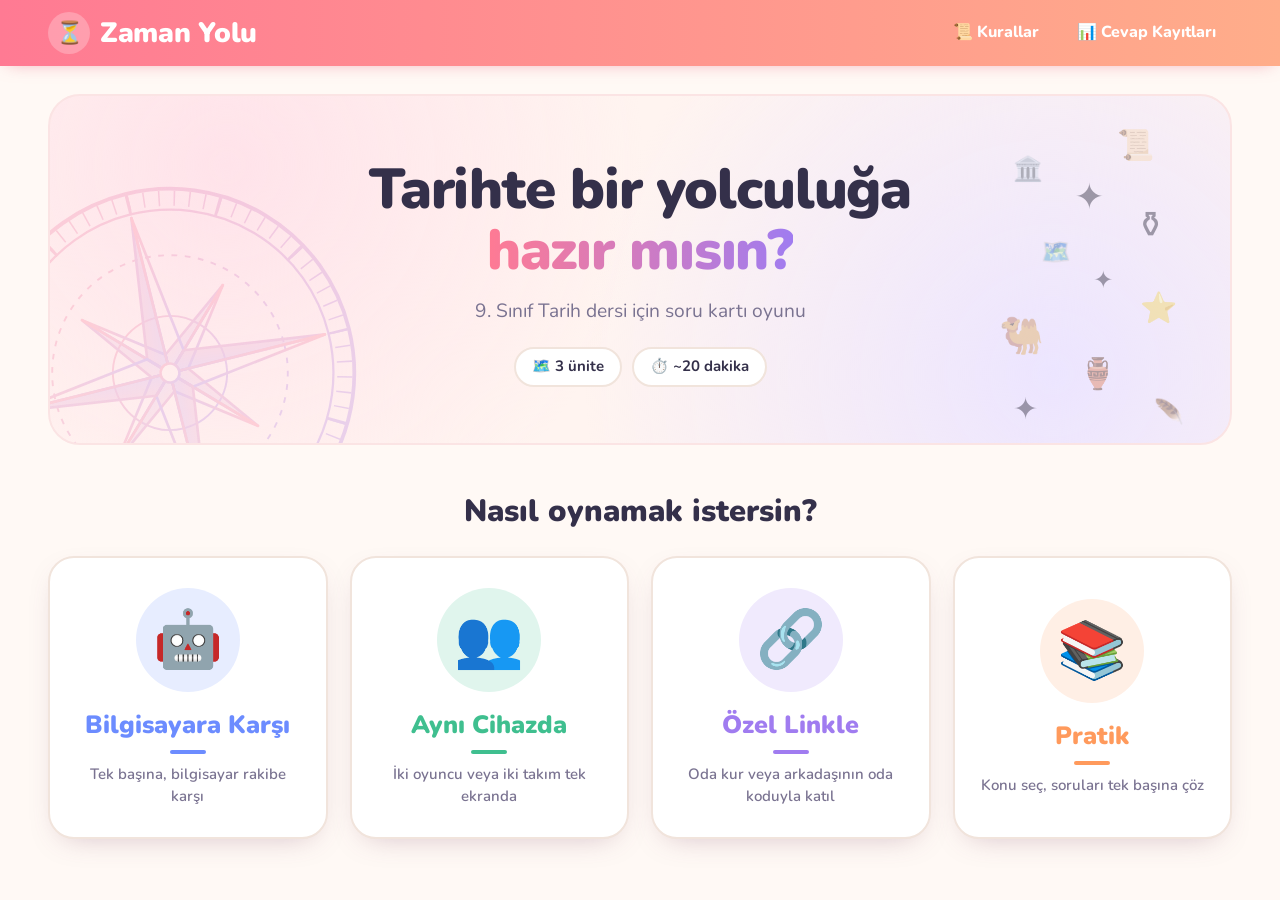
<file: index.html>
<!doctype html>
<html lang="tr">
<head>
<meta charset="utf-8">
<meta name="viewport" content="width=device-width, initial-scale=1">
<title>Zaman Yolu</title>
<meta name="description" content="9. sınıf tarih dersi için soru kartı oyunu">
<link rel="preconnect" href="https://fonts.googleapis.com">
<link rel="preconnect" href="https://fonts.gstatic.com" crossorigin>
<!-- İnternet yoksa yazı tipi yüklenmez, oyun sistem yazı tipiyle çalışmaya devam eder -->
<link rel="stylesheet" href="https://fonts.googleapis.com/css2?family=Nunito:wght@400;600;700;800;900&display=swap">
<link rel="stylesheet" href="stil.css?v=7">
</head>
<body>

<!-- ÜST ŞERİT (her ekranda) -->
<header class="ust-serit">
  <button class="logo-btn" data-git="ana"><span class="logo-ikon">⏳</span>Zaman Yolu</button>
  <nav class="ust-nav">
    <button data-git="kurallar">📜 <span class="yazi">Kurallar</span></button>
    <button data-git="kayitlar">📊 <span class="yazi">Cevap Kayıtları</span></button>  </nav>
</header>

<!-- ANA MENÜ -->
<section id="ana" class="ekran">
  <div class="hero">
    <!-- pusula gülü: sol alt köşede, kutunun kenarlarından kesilir -->
    <svg class="hero-sol" viewBox="-100 -100 200 200" aria-hidden="true" fill="none" stroke="url(#pusula-renk)" stroke-linejoin="round">
      <defs>
        <linearGradient id="pusula-renk" x1="0" y1="0" x2="1" y2="1"><stop offset="0" stop-color="#ff7a93"/><stop offset="1" stop-color="#a07cf0"/></linearGradient>
        <g id="pusula-uc"><path d="M0 0L0 -84L-9.9 -9.9Z" fill="url(#pusula-renk)" fill-opacity=".55"/><path d="M0 0L0 -84L9.9 -9.9Z"/></g>
        <g id="pusula-ara"><path d="M0 0L0 -54L-7 -7Z" fill="url(#pusula-renk)" fill-opacity=".35"/><path d="M0 0L0 -54L7 -7Z"/></g>
      </defs>
      <circle r="97" stroke-width="2"/>
      <circle r="92" stroke-width="8" stroke-dasharray="0.8 7.23"/>
      <circle r="91" stroke-width="11" stroke-dasharray="1.6 46.05" stroke-dashoffset=".8"/>
      <circle r="86" stroke-width="1.2"/>
      <circle r="62" stroke-width="1" stroke-dasharray="3 4"/>
      <circle r="30" stroke-width="1"/>
      <g stroke-width="1.4">
        <use href="#pusula-ara" transform="rotate(45)"/><use href="#pusula-ara" transform="rotate(135)"/>
        <use href="#pusula-ara" transform="rotate(225)"/><use href="#pusula-ara" transform="rotate(315)"/>
        <use href="#pusula-uc"/><use href="#pusula-uc" transform="rotate(90)"/>
        <use href="#pusula-uc" transform="rotate(180)"/><use href="#pusula-uc" transform="rotate(270)"/>
      </g>
      <circle r="5" stroke-width="1.4" fill="#fff4f0"/>
    </svg>
    <h1>Tarihte bir yolculuğa<br><span>hazır mısın?</span></h1>
    <p>9. Sınıf Tarih dersi için soru kartı oyunu</p>
    <div class="hero-cipler"><span>🗺️ 3 ünite</span><span>⏱️ ~20 dakika</span></div>
    <div class="hero-sag" aria-hidden="true">
      <span style="top:8%;left:62%">📜</span><span style="top:16%;left:18%">🏛️</span><span style="top:30%;left:70%">⚱️</span>
      <span style="top:40%;left:30%">🗺️</span><span style="top:55%;left:72%">⭐</span><span style="top:62%;left:12%">🐫</span>
      <span style="top:74%;left:46%">🏺</span><span style="top:86%;left:78%">🪶</span><span style="top:22%;left:44%">✦</span>
      <span style="top:48%;left:52%">✦</span><span style="top:84%;left:18%">✦</span>
    </div>
  </div>

  <h2 class="bolum-baslik">Nasıl oynamak istersin?</h2>
  <div class="menu">
    <button class="mod-kart" data-git="kurulum-bot" style="--c:#6c8cff">
      <span class="mod-ikon">🤖</span><b>Bilgisayara Karşı</b><span class="mod-acik">Tek başına, bilgisayar rakibe karşı</span></button>
    <button class="mod-kart" data-git="kurulum-yerel" style="--c:#3fbf8f">
      <span class="mod-ikon">👥</span><b>Aynı Cihazda</b><span class="mod-acik">İki oyuncu veya iki takım tek ekranda</span></button>
    <button class="mod-kart" data-git="oda-kur" style="--c:#a07cf0">
      <span class="mod-ikon">🔗</span><b>Özel Linkle</b><span class="mod-acik">Oda kur veya arkadaşının oda koduyla katıl</span></button>
    <button class="mod-kart" data-git="pratik-kurulum" style="--c:#ff9a5c">
      <span class="mod-ikon">📚</span><b>Pratik</b><span class="mod-acik">Konu seç, soruları tek başına çöz</span></button>
  </div>
</section>

<!-- OYUN KURULUMU -->
<section id="kurulum" class="ekran gizli">
  <div class="ust-bar"><h1 id="kurulum-baslik">Yeni Oyun</h1><button class="link-btn" data-git="ana">← Menü</button></div>
  <div class="form">
    <label>1. oyuncu / takım adı</label>
    <input id="ad0" maxlength="20" value="Kırmızı Takım">
    <div class="renk-secici" id="renk0" aria-label="1. oyuncunun piyon rengi"></div>
    <div id="ad1-kutu">
      <label>2. oyuncu / takım adı</label>
      <input id="ad1" maxlength="20" value="Mavi Takım">
      <div class="renk-secici" id="renk1" aria-label="2. oyuncunun piyon rengi"></div>
    </div>
    <p class="not" id="tus-notu">Aynı cihazda başlangıçtaki taş-kağıt-makas seçimleri ekranın iki yarısından yapılır. Klavyede 1. oyuncu <b>A S D</b>, 2. oyuncu <b>J K L</b> tuşlarını kullanabilir; böylece seçim gizli kalır.</p>
    <button id="oyunu-baslat">Oyunu Başlat</button>
  </div>
</section>

<!-- OYUN -->
<section id="oyun" class="ekran gizli">
  <div class="ust-bar"><h1>Oyun</h1><button class="link-btn" id="oyundan-cik">← Menü</button></div>
  <div class="oyuncular" id="oyuncular"></div>
  <div class="oyun-govde">
    <div class="tahta-kutu" id="tahta"></div>
    <div class="panel-kutu">
      <div class="panel" id="panel"></div>
      <div class="panel tkm-perde gizli" id="tkm-perde"></div>
    </div>
  </div>
</section>

<!-- ODA (ÇEVRİM İÇİ) -->
<section id="oda" class="ekran gizli">
  <div class="ust-bar"><h1>Özel Linkle Oyna</h1><button class="link-btn" data-git="ana">← Menü</button></div>
  <div id="oda-icerik" class="oda-kutu"></div>
</section>

<!-- PRATİK -->
<section id="pratik" class="ekran gizli">
  <div class="ust-bar"><h1>Pratik</h1><button class="link-btn" data-git="ana">← Menü</button></div>
  <div id="pratik-icerik"></div>
</section>

<!-- TEK KART (QR) -->
<section id="tek-kart" class="ekran gizli">
  <div class="ust-bar"><h1>Zaman Yolu · Kart</h1><button class="link-btn" data-git="ana">Oyuna git →</button></div>
  <div id="tek-kart-icerik"></div>
</section>

<!-- KAYITLAR -->
<section id="kayitlar" class="ekran gizli">
  <div class="ust-bar"><h1>Cevap Kayıtları</h1><button class="link-btn" data-git="ana">← Menü</button></div>
  <div id="kayit-icerik"></div>
</section>

<!-- KURALLAR -->
<section id="kurallar" class="ekran gizli">
  <div class="ust-bar"><h1>Kurallar</h1><button class="link-btn" data-git="ana">← Menü</button></div>
  <div class="panel">
    <p><b>Amaç:</b> BİTİŞ’e ilk ulaşan oyuncu veya takım kazanır. Tahtada 15 kare ve 3 bölge vardır: Tarihçinin Atölyesi (Ünite 1), Eski Çağ (Ünite 2), İpek Yolu (Ünite 3).</p>
    <ol>
      <li>Oyun başında iki taraf aynı anda <b>taş-kağıt-makas</b> seçer; kazanan ilk turu oynar. Sonra <b>sırayla</b> oynanır.</li>
      <li>Sırası gelen piyonunu <b>1 kare</b> ileri koyar ve o karenin rengindeki, o bölgenin ünitesine ait kartı cevaplar. Süre <b>30 saniyedir</b>.</li>
      <li><b>Doğru:</b> piyon o karede kalır. <b>Yanlış veya süre biterse:</b> piyon geri alınır, soru rakibe geçer; rakip bilirse kendi piyonunu 1 kare ilerletir. Sonraki tur yine rakibindir.</li>
      <li><b>Altın kare (★):</b> daha zor bir soru gelir. Doğru cevapta <b>+1 kare daha</b> ilerlenir. Yanlışta soru rakibe geçmez.</li>
      <li><b>BİTİŞ’e geçmek</b> için 15. karede sıra gelince tüm ünitelerden karışık gelen son soruyu bilmek gerekir.</li>
      <li><b>Jokerler</b> (her biri 1 kez): 📖 <b>Kitaba Bak</b> kartın konusunu gösterir ve süreye 20 saniye ekler. 🔄 <b>Takas</b> kartı değiştirir.</li>
    </ol>
    <p><b>Kart türleri:</b>
      <span class="joker" style="background:var(--bilgi);color:#fff">Bilgi</span>
      <span class="joker" style="background:var(--kanit);color:#fff">Kanıt</span>
      <span class="joker" style="background:var(--krono);color:#fff">Kronoloji</span>
      <span class="joker" style="background:var(--kavram);color:#fff">Kavram</span>
      <span class="joker" style="background:var(--altin);color:#fff">Altın</span></p>
    <p class="not">Bütün sorular MEB 9. Sınıf Tarih Ders Kitabı’na dayanır; her kartın açıklamasında kitap sayfası yazar.</p>
  </div>
</section>

<script src="sorular.js?v=7"></script>
<script src="oyun-motoru.js?v=7"></script>
<script src="ag.js?v=7"></script>
<script src="oyun.js?v=7"></script>
</body>
</html>
</file>
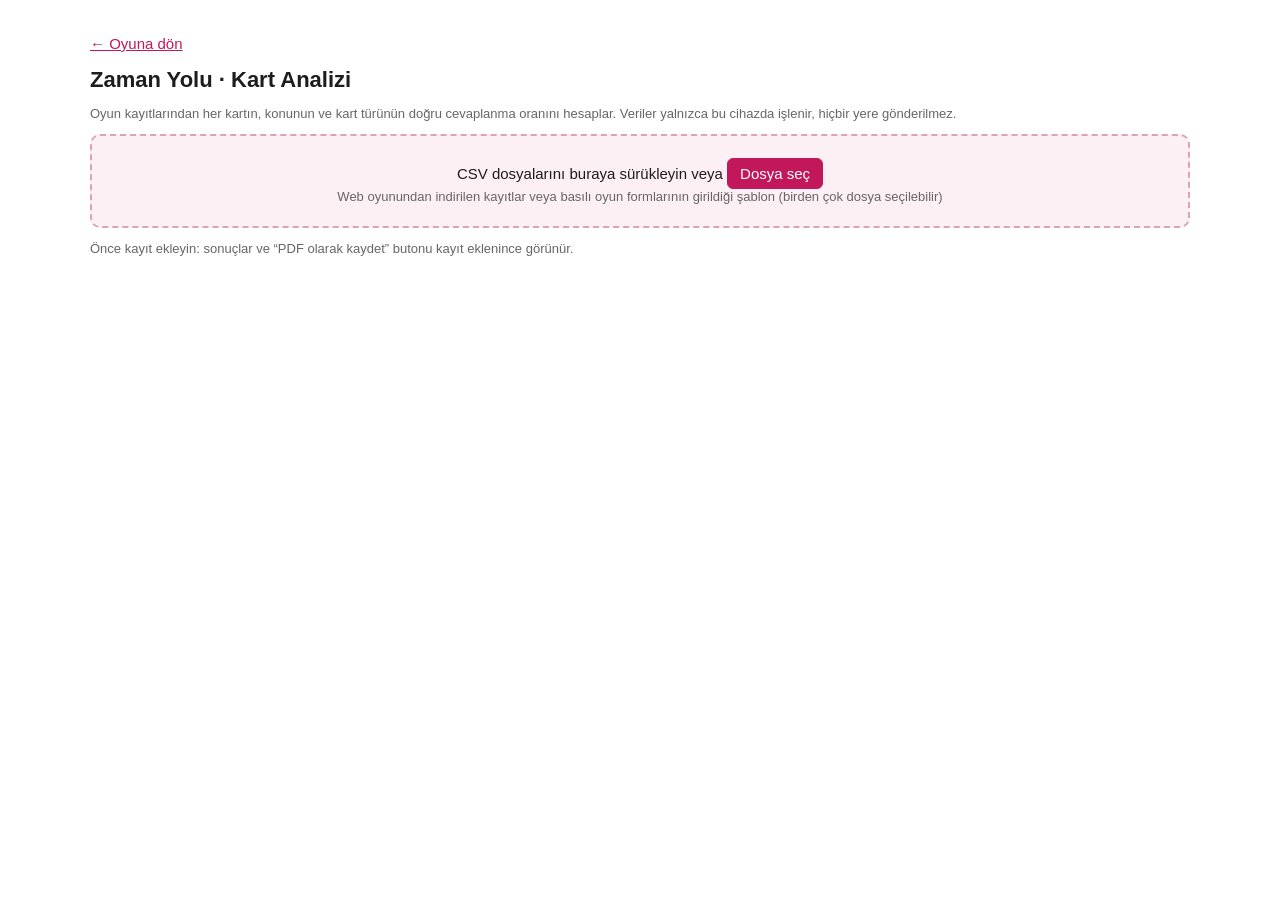
<file: analiz.html>
<!doctype html>
<html lang="tr">
<head>
<meta charset="utf-8">
<meta name="viewport" content="width=device-width, initial-scale=1">
<title>Kart Analizi</title>
<!-- Zaman Yolu · oyun kayıtlarının kart, konu ve tür bazında analizi (oyundaki "Cevap kayıtları → Kart analizi").
     İnternetsiz çalışır; veriler tarayıcıda işlenir, hiçbir yere gönderilmez. Kart bilgileri sorular.js'ten okunur.
     Kaynaklar: bu cihazdaki oyun kayıtları (localStorage 'zamanyolu-kayit'), web oyununun CSV çıktısı veya
     belgeler/kaynak/fiziksel-kayit-sablonu.csv (en az "kart" ve "dogru" sütunu). -->
<style>
  :root { --vurgu: #c2185b; --zemin: #fff; --yazi: #1d1d1f; --soluk: #666; --cizgi: #ddd; --acik: #fdf0f4;
          --kolay: #e3f2e6; --zor: #fde4e4; --sure: #fff4d6; }
  body { font-family: Calibri, Arial, sans-serif; color: var(--yazi); background: var(--zemin); margin: 0; font-size: 15px; }
  main { max-width: 1100px; margin: 0 auto; padding: 20px 16px 60px; }
  h1 { font-size: 22px; margin: 0 0 4px; }
  h2 { font-size: 17px; margin: 28px 0 8px; padding-bottom: 4px; border-bottom: 2px solid var(--acik); }
  p.alt, .not { color: var(--soluk); font-size: 13px; }
  .kutu { border: 1px solid var(--cizgi); border-radius: 8px; padding: 12px 14px; margin: 12px 0; }
  #birak { border: 2px dashed #d9a3b8; background: var(--acik); text-align: center; padding: 22px 12px; border-radius: 10px; cursor: pointer; }
  #birak.ustunde { background: #f9d9e5; }
  button { font: inherit; padding: 6px 12px; border: 1px solid var(--vurgu); background: var(--vurgu); color: #fff; border-radius: 6px; cursor: pointer; }
  button.ikincil { background: #fff; color: var(--vurgu); }
  select, input[type=text] { font: inherit; padding: 3px 6px; }
  .tablo-kap { overflow-x: auto; }
  table { border-collapse: collapse; width: 100%; font-size: 14px; }
  th, td { border: 1px solid var(--cizgi); padding: 5px 7px; text-align: left; vertical-align: top; }
  th { background: #f6f6f6; position: sticky; top: 0; cursor: default; }
  th.sirala { cursor: pointer; }
  td.s, th.s { text-align: right; white-space: nowrap; }
  tr.kolay td { background: var(--kolay); } tr.zor td { background: var(--zor); } tr.sure td { background: var(--sure); }
  .etiket { display: inline-block; font-size: 12px; padding: 1px 6px; border-radius: 10px; background: #eee; margin: 1px 2px 1px 0; white-space: nowrap; }
  .soru { color: var(--soluk); font-size: 12.5px; }
  .ozet { display: flex; flex-wrap: wrap; gap: 10px; }
  .ozet div { flex: 1 1 150px; background: var(--acik); border-radius: 8px; padding: 8px 12px; }
  .ozet b { display: block; font-size: 22px; }
  .filtre { display: flex; flex-wrap: wrap; gap: 8px 18px; align-items: center; }
  .hata { color: #b00020; }
  .gizli { display: none; }
  #baski-bas { display: none; }
  @media print {
    @page { size: A4; margin: 12mm }
    body { font-size: 11px; }
    main { max-width: none; padding: 0; }
    #geri, #giris, #bos-ipucu, #birak, #bu-cihaz-satir, #mod-satir, #isaretli-etiket, #dosya-ipucu, #yazdir-satir, button { display: none !important; }
    #baski-bas { display: block; margin-bottom: 6px; }
    .kutu { border: none; padding: 0; margin: 4px 0; }
    select { border: none; appearance: none; padding: 0; background: none; }
    table { font-size: 10px; }
    th { position: static; }
    tr, .ozet div { break-inside: avoid; }
    h2 { break-after: avoid; margin-top: 14px; }
    .ozet div { padding: 4px 8px; }
    .ozet b { font-size: 16px; }
    tr.kolay td, tr.zor td, tr.sure td, .ozet div, .etiket { -webkit-print-color-adjust: exact; print-color-adjust: exact; }
  }
</style>
</head>
<body>
<main>
  <p id="geri"><a href="index.html" style="color:var(--vurgu)">← Oyuna dön</a></p>
  <h1>Zaman Yolu · Kart Analizi</h1>
  <p id="baski-bas" class="not"></p>
  <p id="giris" class="alt">Oyun kayıtlarından her kartın, konunun ve kart türünün doğru cevaplanma oranını hesaplar. Veriler yalnızca bu cihazda işlenir, hiçbir yere gönderilmez.</p>

  <div id="birak">CSV dosyalarını buraya sürükleyin veya <button type="button" id="sec">Dosya seç</button>
    <input type="file" id="dosya" accept=".csv,text/csv" multiple class="gizli">
    <div class="not">Web oyunundan indirilen kayıtlar veya basılı oyun formlarının girildiği şablon (birden çok dosya seçilebilir)</div>
  </div>
  <p id="bos-ipucu" class="not">Önce kayıt ekleyin: sonuçlar ve “PDF olarak kaydet” butonu kayıt eklenince görünür.</p>
  <p id="bu-cihaz-satir" class="gizli">Bu cihazda <b id="bu-cihaz-sayi"></b> oyun kaydı var. <button type="button" class="ikincil" id="bu-cihaz">Bu cihazdaki kayıtları ekle</button></p>
  <p id="sorular-hata" class="hata gizli">Kart bilgileri okunamadı. Bu sayfa sorular.js ile aynı klasörde (zaman-yolu) durmalı.</p>

  <div id="dosyalar" class="kutu gizli">
    <b>Yüklenen dosyalar</b> <span class="not" id="dosya-ipucu">· her dosyanın hangi gruba ait olduğunu seçin</span>
    <div class="tablo-kap"><table id="dosya-tablo"></table></div>
    <div class="filtre" style="margin-top:10px">
      <span id="mod-satir">Dahil edilecek oyun modları: <span id="mod-filtre"></span></span>
      <button class="ikincil" id="temizle">Tümünü kaldır</button>
    </div>
  </div>

  <div id="sonuc" class="gizli">
    <p id="yazdir-satir" style="margin:16px 0 0"><button id="yazdir" style="font-size:16px;padding:9px 18px">📄 Sonuçları PDF olarak kaydet</button>
      <span class="not">Açılan pencerede yazıcı olarak “PDF olarak kaydet”i seçin.</span></p>
    <h2>Özet</h2>
    <div class="ozet" id="ozet"></div>

    <h2>Kart türüne göre doğru oranı <span class="not">(raporda Tablo 5)</span></h2>
    <div class="tablo-kap"><table id="tur-tablo"></table></div>

    <h2>Konuya göre doğru oranı <span class="not">(raporda Şekil 2)</span></h2>
    <div class="tablo-kap"><table id="konu-tablo"></table></div>

    <h2>Kart bazında sonuçlar</h2>
    <div class="filtre">
      <label>Grup: <select id="kart-grup"></select></label>
      <label>Ünite: <select id="kart-unite"><option value="">Tümü</option><option>1</option><option>2</option><option>3</option></select></label>
      <label id="isaretli-etiket"><input type="checkbox" id="yalniz-isaretli"> Yalnızca işaretli kartlar</label>
      <button id="indir">Kart tablosunu indir (CSV)</button>
    </div>
    <p class="not">İşaretler (en az <b>5</b> cevap varsa): <span class="etiket" style="background:var(--zor)">Çok zor</span> doğru oranı %25 veya altı ·
      <span class="etiket" style="background:var(--kolay)">Çok kolay</span> %90 veya üstü (Altın kartlarda %75) ·
      <span class="etiket" style="background:var(--sure)">Süre</span> ortalama cevap süresi 25 sn veya üstü.
      5'ten az cevabı olan kartlar için oran yalnızca ipucudur. Rakibe geçen sorulardaki ikinci cevaplar da sayılır.</p>
    <div class="tablo-kap"><table id="kart-tablo"></table></div>
    <p id="hic" class="not"></p>
  </div>
</main>

<script src="sorular.js?v=7"></script>
<script>
(function () {
  'use strict';
  const $ = id => document.getElementById(id);
  const esc = s => String(s).replace(/&/g, '&amp;').replace(/</g, '&lt;').replace(/>/g, '&gt;');
  const TUR_ADI = { bilgi: 'Bilgi', kanit: 'Kanıt', krono: 'Kronoloji', kavram: 'Kavram', altin: 'Altın' };
  const MOD_ADI = { yerel: 'Aynı cihaz', bot: 'Bilgisayara karşı', cevrimici: 'Özel link', pratik: 'Pratik', fiziksel: 'Basılı (form)' };
  const GRUPLAR = ['FG', 'DG', 'Pilot', 'Diğer'];
  const MIN_N = 5, ZOR = 25, KOLAY = 90, KOLAY_ALTIN = 75, UZUN_SURE = 25;

  let KART = {}, konuAdi = {};
  try {
    SORULAR.forEach(q => { KART[q.id] = q; });
    konuAdi = KONULAR;
  } catch (e) { $('sorular-hata').classList.remove('gizli'); }

  const dosyalar = [];          // { ad, grup, satirlar:[{kart,dogru,sure,mod}], atlanan }
  const modSecili = {};         // mod -> true/false
  let siralama = { alan: 'oran', yon: 1 };

  // ── CSV okuma ──
  function csvAyristir(metin) {
    metin = metin.replace(/^﻿/, '');
    const ilkSatir = metin.split(/\r?\n/, 1)[0];
    const ayrac = (ilkSatir.match(/;/g) || []).length >= (ilkSatir.match(/,/g) || []).length ? ';' : ',';
    const satirlar = []; let alan = '', satir = [], tirnak = false;
    for (let i = 0; i < metin.length; i++) {
      const c = metin[i];
      if (tirnak) {
        if (c === '"' && metin[i + 1] === '"') { alan += '"'; i++; }
        else if (c === '"') tirnak = false;
        else alan += c;
      } else if (c === '"') tirnak = true;
      else if (c === ayrac) { satir.push(alan); alan = ''; }
      else if (c === '\n' || c === '\r') {
        if (c === '\r' && metin[i + 1] === '\n') i++;
        satir.push(alan); alan = '';
        if (satir.some(x => x.trim() !== '')) satirlar.push(satir);
        satir = [];
      } else alan += c;
    }
    satir.push(alan);
    if (satir.some(x => x.trim() !== '')) satirlar.push(satir);
    return satirlar;
  }

  const sade = s => String(s).trim().toLocaleLowerCase('tr').replace(/ğ/g, 'g').replace(/ü/g, 'u').replace(/ş/g, 's')
    .replace(/ı/g, 'i').replace(/ö/g, 'o').replace(/ç/g, 'c').replace(/[\s-]+/g, '_');

  function dogruCoz(v) {
    const s = sade(v);
    if (['1', 'd', 'dogru', 'e', 'evet', '+', 'x', 'true'].includes(s)) return 1;
    if (['0', 'y', 'yanlis', 'h', 'hayir', '-', 'false'].includes(s)) return 0;
    return null;
  }

  function dosyaOku(ad, metin) {
    const tablo = csvAyristir(metin);
    if (!tablo.length) return { hata: 'Dosya boş.' };
    const bas = tablo[0].map(sade);
    const sut = ad => bas.indexOf(ad);
    const iKart = sut('kart') >= 0 ? sut('kart') : sut('kart_kodu');
    const iDogru = sut('dogru');
    if (iKart < 0 || iDogru < 0) return { hata: '"kart" ve "dogru" sütunları bulunamadı.' };
    const iSure = sut('sure_sn'), iMod = sut('mod'), iGrup = sut('grup');
    const satirlar = []; let atlanan = 0; const gruplar = {};
    tablo.slice(1).forEach(r => {
      const kart = String(r[iKart] || '').trim().toUpperCase().replace(/\s+/g, '');
      const dogru = dogruCoz(r[iDogru] || '');
      if (!KART[kart] || dogru === null) { atlanan++; return; }
      const sure = iSure >= 0 ? parseFloat(String(r[iSure]).replace(',', '.')) : NaN;
      const mod = iMod >= 0 && r[iMod] ? sade(r[iMod]) : 'fiziksel';
      if (iGrup >= 0 && r[iGrup]) gruplar[String(r[iGrup]).trim()] = 1;
      satirlar.push({ kart, dogru, sure: isFinite(sure) ? sure : null, mod });
    });
    // şablonda grup sütunu doluysa onu öner
    const g = Object.keys(gruplar).map(x => x.toUpperCase());
    const grup = g.length === 1 && GRUPLAR.map(x => x.toUpperCase()).includes(g[0]) ? GRUPLAR.find(x => x.toUpperCase() === g[0])
      : (iMod < 0 ? 'FG' : 'DG');
    return { ad, grup, satirlar, atlanan };
  }

  function dosyalarEkle(liste) {
    Array.from(liste).forEach(f => {
      const r = new FileReader();
      r.onload = () => {
        const d = dosyaOku(f.name, r.result);
        if (d.hata) { alert(f.name + ': ' + d.hata); return; }
        dosyalar.push(d);
        d.satirlar.forEach(s => { if (!(s.mod in modSecili)) modSecili[s.mod] = s.mod !== 'pratik'; });
        ciz();
      };
      r.readAsText(f, 'utf-8');
    });
  }

  // Oyunun bu tarayıcıda tuttuğu kayıtlar (oyun.js · KAYIT_ANAHTARI)
  function cihazKayitlari() {
    try { return JSON.parse(localStorage.getItem('zamanyolu-kayit')) || []; } catch (e) { return []; }
  }
  function cihazKayitlariniEkle() {
    const satirlar = [];
    cihazKayitlari().forEach(k => {
      if (!KART[k.kart] || (k.dogru !== 0 && k.dogru !== 1)) return;
      satirlar.push({ kart: k.kart, dogru: k.dogru, sure: typeof k.sureSn === 'number' ? k.sureSn : null, mod: k.mod || 'yerel' });
    });
    dosyalar.push({ ad: 'Bu cihazdaki kayıtlar', grup: 'DG', satirlar, atlanan: 0, cihaz: true });
    satirlar.forEach(s => { if (!(s.mod in modSecili)) modSecili[s.mod] = s.mod !== 'pratik'; });
    ciz();
  }
  $('bu-cihaz-sayi').textContent = cihazKayitlari().length;

  // ── hesaplama ──
  function secilenSatirlar(grup) {
    const out = [];
    dosyalar.forEach(d => {
      if (grup && d.grup !== grup) return;
      d.satirlar.forEach(s => { if (modSecili[s.mod]) out.push(s); });
    });
    return out;
  }
  function topla(satirlar, anahtar) {
    const m = {};
    satirlar.forEach(s => {
      const k = anahtar(s); const r = m[k] = m[k] || { n: 0, d: 0, sureT: 0, sureN: 0 };
      r.n++; r.d += s.dogru;
      if (s.sure !== null) { r.sureT += s.sure; r.sureN++; }
    });
    return m;
  }
  const yuzde = r => r && r.n ? Math.round(r.d / r.n * 100) : null;
  const yuzdeYaz = r => r && r.n ? '%' + yuzde(r) + ' <span class="not">(' + r.d + '/' + r.n + ')</span>' : '–';
  const ortSure = r => r && r.sureN ? Math.round(r.sureT / r.sureN * 10) / 10 : null;
  const kullanilanGruplar = () => GRUPLAR.filter(g => dosyalar.some(d => d.grup === g));

  function isaretler(q, r) {
    const out = [];
    if (!r || r.n < MIN_N) return out;
    const p = yuzde(r);
    if (p <= ZOR) out.push('zor');
    if (p >= (q.tur === 'altin' ? KOLAY_ALTIN : KOLAY)) out.push('kolay');
    const s = ortSure(r); if (s !== null && s >= UZUN_SURE) out.push('sure');
    return out;
  }

  // ── çizim ──
  function ciz() {
    $('bu-cihaz-satir').classList.toggle('gizli', !cihazKayitlari().length || dosyalar.some(d => d.cihaz));
    const var_ = dosyalar.length > 0;
    $('bos-ipucu').classList.toggle('gizli', var_);
    $('dosyalar').classList.toggle('gizli', !var_);
    $('sonuc').classList.toggle('gizli', !var_);
    if (!var_) return;

    $('dosya-tablo').innerHTML = '<tr><th>Dosya</th><th class="s">Geçerli satır</th><th class="s">Atlanan</th><th>Grup</th><th></th></tr>' +
      dosyalar.map((d, i) => `<tr><td>${esc(d.ad)}</td><td class="s">${d.satirlar.length}</td><td class="s">${d.atlanan}</td>
        <td><select data-i="${i}">${GRUPLAR.map(g => `<option${g === d.grup ? ' selected' : ''}>${g}</option>`).join('')}</select></td>
        <td><button class="ikincil" data-sil="${i}">Kaldır</button></td></tr>`).join('');
    $('mod-filtre').innerHTML = Object.keys(modSecili).map(m =>
      `<label style="margin-right:10px"><input type="checkbox" data-mod="${esc(m)}"${modSecili[m] ? ' checked' : ''}> ${esc(MOD_ADI[m] || m)}</label>`).join('');

    const gruplar = kullanilanGruplar();
    const tum = secilenSatirlar();
    const genel = topla(tum, () => 'x').x;
    $('ozet').innerHTML = `<div>Cevap sayısı<b>${tum.length}</b></div><div>Genel doğru oranı<b>${genel ? '%' + yuzde(genel) : '–'}</b></div>` +
      gruplar.map(g => { const r = topla(secilenSatirlar(g), () => 'x').x; return `<div>${g} doğru oranı<b>${r ? '%' + yuzde(r) : '–'}</b></div>`; }).join('') +
      `<div>Ortalama cevap süresi<b>${genel && ortSure(genel) !== null ? ortSure(genel) + ' sn' : '–'}</b></div>`;

    // tür tablosu
    const grupVerisi = gruplar.map(g => secilenSatirlar(g));
    const turG = grupVerisi.map(s => topla(s, x => KART[x.kart].tur));
    const turT = topla(tum, x => KART[x.kart].tur);
    const basGrup = gruplar.map(g => `<th class="s">${g} doğru %</th>`).join('');
    $('tur-tablo').innerHTML = `<tr><th>Kart türü</th>${basGrup}<th class="s">Toplam</th></tr>` +
      Object.keys(TUR_ADI).map(t => `<tr><td>${TUR_ADI[t]}</td>${turG.map(m => `<td class="s">${yuzdeYaz(m[t])}</td>`).join('')}<td class="s">${yuzdeYaz(turT[t])}</td></tr>`).join('') +
      `<tr><th>Toplam</th>${grupVerisi.map(s => `<th class="s">${yuzdeYaz(topla(s, () => 'x').x)}</th>`).join('')}<th class="s">${yuzdeYaz(genel)}</th></tr>`;

    // konu tablosu (en zor konu üstte)
    const konuG = grupVerisi.map(s => topla(s, x => KART[x.kart].konu));
    const konuT = topla(tum, x => KART[x.kart].konu);
    const konular = Object.keys(konuAdi).sort((a, b) => (yuzde(konuT[a]) ?? 999) - (yuzde(konuT[b]) ?? 999));
    $('konu-tablo').innerHTML = `<tr><th>Konu</th>${basGrup}<th class="s">Toplam</th></tr>` +
      konular.map(k => `<tr><td>${k} ${esc(konuAdi[k])}</td>${konuG.map(m => `<td class="s">${yuzdeYaz(m[k])}</td>`).join('')}<td class="s">${yuzdeYaz(konuT[k])}</td></tr>`).join('');

    // kart tablosu
    const sec = $('kart-grup'); const onceki = sec.value;
    sec.innerHTML = '<option value="">Tüm gruplar</option>' + gruplar.map(g => `<option>${g}</option>`).join('');
    if (gruplar.includes(onceki)) sec.value = onceki;
    kartTablosu();
  }

  function kartSatirlari() {
    const veri = topla(secilenSatirlar($('kart-grup').value), x => x.kart);
    const unite = $('kart-unite').value;
    return SORULAR.filter(q => !unite || String(q.unite) === unite).map(q => {
      const r = veri[q.id];
      return { q, r, oran: yuzde(r), sure: ortSure(r), isaret: isaretler(q, r) };
    });
  }

  function kartTablosu() {
    let satirlar = kartSatirlari();
    const hic = satirlar.filter(s => !s.r).map(s => s.q.id);
    satirlar = satirlar.filter(s => s.r);
    if ($('yalniz-isaretli').checked) satirlar = satirlar.filter(s => s.isaret.length);
    const { alan, yon } = siralama;
    satirlar.sort((a, b) => {
      const va = alan === 'kart' ? a.q.id : alan === 'n' ? a.r.n : alan === 'sure' ? (a.sure ?? -1) : a.oran;
      const vb = alan === 'kart' ? b.q.id : alan === 'n' ? b.r.n : alan === 'sure' ? (b.sure ?? -1) : b.oran;
      return (va < vb ? -1 : va > vb ? 1 : 0) * yon;
    });
    const ok = a => siralama.alan === a ? (siralama.yon > 0 ? ' ▲' : ' ▼') : '';
    const etiket = { zor: 'Çok zor', kolay: 'Çok kolay', sure: 'Süre' };
    $('kart-tablo').innerHTML = `<tr><th class="sirala" data-al="kart">Kart${ok('kart')}</th><th>Tür · Konu · Sayfa</th>
      <th class="sirala s" data-al="n">Cevap${ok('n')}</th><th class="sirala s" data-al="oran">Doğru %${ok('oran')}</th>
      <th class="sirala s" data-al="sure">Ort. süre${ok('sure')}</th><th>İşaret</th></tr>` +
      satirlar.map(s => `<tr class="${s.isaret[0] || ''}"><td style="white-space:nowrap"><b>${s.q.id}</b></td>
        <td>${TUR_ADI[s.q.tur]} · ${s.q.konu} · s. ${esc(s.q.sayfa)}<div class="soru">${esc((s.q.soru || s.q.kavram || '').slice(0, 110))}</div></td>
        <td class="s">${s.r.n}</td><td class="s">%${s.oran}${s.r.n < MIN_N ? ' <span class="not">(az)</span>' : ''}</td>
        <td class="s">${s.sure !== null ? s.sure + ' sn' : '–'}</td>
        <td>${s.isaret.map(i => `<span class="etiket">${etiket[i]}</span>`).join('')}</td></tr>`).join('');
    $('hic').textContent = hic.length ? 'Hiç cevaplanmamış kartlar (' + hic.length + '): ' + hic.join(', ') : 'Bütün kartlar en az bir kez cevaplanmış.';
  }

  function kartCsvIndir() {
    const bas = ['kart', 'unite', 'konu', 'konu_adi', 'tur', 'sayfa', 'cevap_sayisi', 'dogru_sayisi', 'dogru_yuzde', 'ort_sure_sn', 'isaret'];
    const etiket = { zor: 'cok zor', kolay: 'cok kolay', sure: 'sure' };
    const satirlar = kartSatirlari().map(s => [s.q.id, s.q.unite, s.q.konu, konuAdi[s.q.konu], TUR_ADI[s.q.tur], s.q.sayfa,
      s.r ? s.r.n : 0, s.r ? s.r.d : 0, s.oran ?? '', s.sure !== null ? String(s.sure).replace('.', ',') : '', s.isaret.map(i => etiket[i]).join(' / ')]
      .map(v => '"' + String(v).replace(/"/g, '""') + '"').join(';'));
    const grup = $('kart-grup').value || 'tum';
    const blob = new Blob(['﻿' + bas.join(';') + '\n' + satirlar.join('\n')], { type: 'text/csv;charset=utf-8' });
    const a = document.createElement('a');
    a.href = URL.createObjectURL(blob);
    a.download = 'zaman-yolu-kart-analizi-' + grup.toLowerCase() + '.csv';
    a.click();
    setTimeout(() => URL.revokeObjectURL(a.href), 1000);
  }

  // ── olaylar ──
  const birak = $('birak');
  $('sec').onclick = e => { e.stopPropagation(); $('dosya').click(); };
  birak.onclick = () => $('dosya').click();
  $('dosya').onchange = e => { dosyalarEkle(e.target.files); e.target.value = ''; };
  birak.ondragover = e => { e.preventDefault(); birak.classList.add('ustunde'); };
  birak.ondragleave = () => birak.classList.remove('ustunde');
  birak.ondrop = e => { e.preventDefault(); birak.classList.remove('ustunde'); dosyalarEkle(e.dataTransfer.files); };
  $('dosya-tablo').onchange = e => { const i = e.target.dataset.i; if (i !== undefined) { dosyalar[i].grup = e.target.value; ciz(); } };
  $('dosya-tablo').onclick = e => { const i = e.target.dataset.sil; if (i !== undefined) { dosyalar.splice(+i, 1); ciz(); } };
  $('mod-filtre').onchange = e => { modSecili[e.target.dataset.mod] = e.target.checked; ciz(); };
  $('temizle').onclick = () => { dosyalar.length = 0; ciz(); };
  $('bu-cihaz').onclick = cihazKayitlariniEkle;
  ciz();
  $('kart-grup').onchange = kartTablosu;
  $('kart-unite').onchange = kartTablosu;
  $('yalniz-isaretli').onchange = kartTablosu;
  $('indir').onclick = kartCsvIndir;
  $('yazdir').onclick = () => {
    const tarih = new Date().toLocaleDateString('tr-TR', { day: 'numeric', month: 'long', year: 'numeric' });
    const grup = $('kart-grup').value || 'tüm gruplar', unite = $('kart-unite').value ? $('kart-unite').value + '. ünite' : 'tüm üniteler';
    const modlar = Object.keys(modSecili).filter(m => modSecili[m]).map(m => MOD_ADI[m] || m).join(', ');
    $('baski-bas').textContent = 'Rapor tarihi: ' + tarih + ' · Kaynak dosyalar: ' + dosyalar.map(d => d.ad + ' (' + d.grup + ')').join(', ') +
      ' · Dahil edilen modlar: ' + modlar +
      ' · Kart tablosu: ' + grup + ', ' + unite + ($('yalniz-isaretli').checked ? ', yalnızca işaretli kartlar' : '');
    window.print();
  };
  $('kart-tablo').onclick = e => {
    const al = e.target.closest('th') && e.target.closest('th').dataset.al; if (!al) return;
    siralama = { alan: al, yon: siralama.alan === al ? -siralama.yon : 1 };
    kartTablosu();
  };

  // Cevap kayıtları ekranındaki "PDF olarak kaydet": analiz.html?cihaz=1&yazdir=1
  // Bu cihazdaki tüm kayıtlar (pratik dahil, o ekrandaki gibi) eklenir ve kaydetme penceresi açılır.
  const parametre = new URLSearchParams(location.search);
  if (parametre.get('cihaz') === '1' && cihazKayitlari().length) {
    cihazKayitlariniEkle();
    Object.keys(modSecili).forEach(m => { modSecili[m] = true; });
    ciz();
    if (parametre.get('yazdir') === '1') setTimeout(() => $('yazdir').click(), 400);
  }
})();
</script>
</body>
</html>
</file>
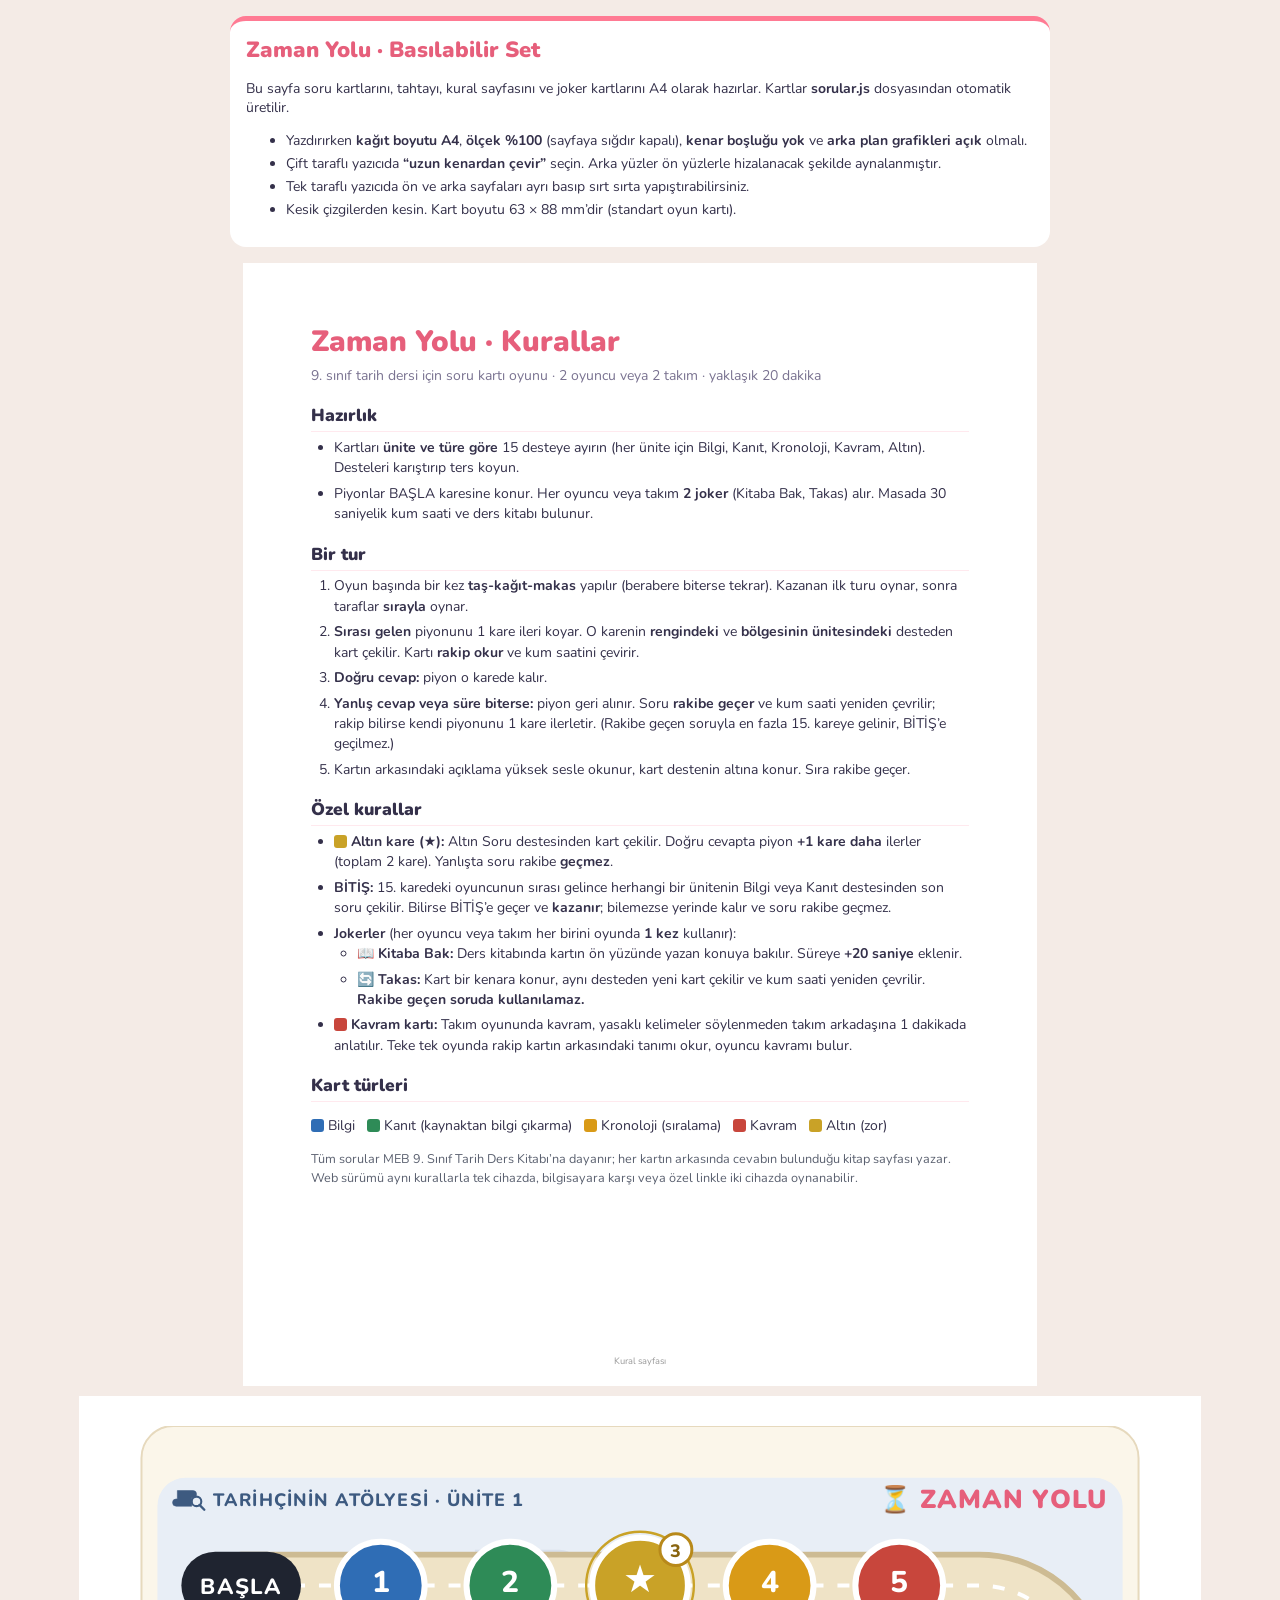
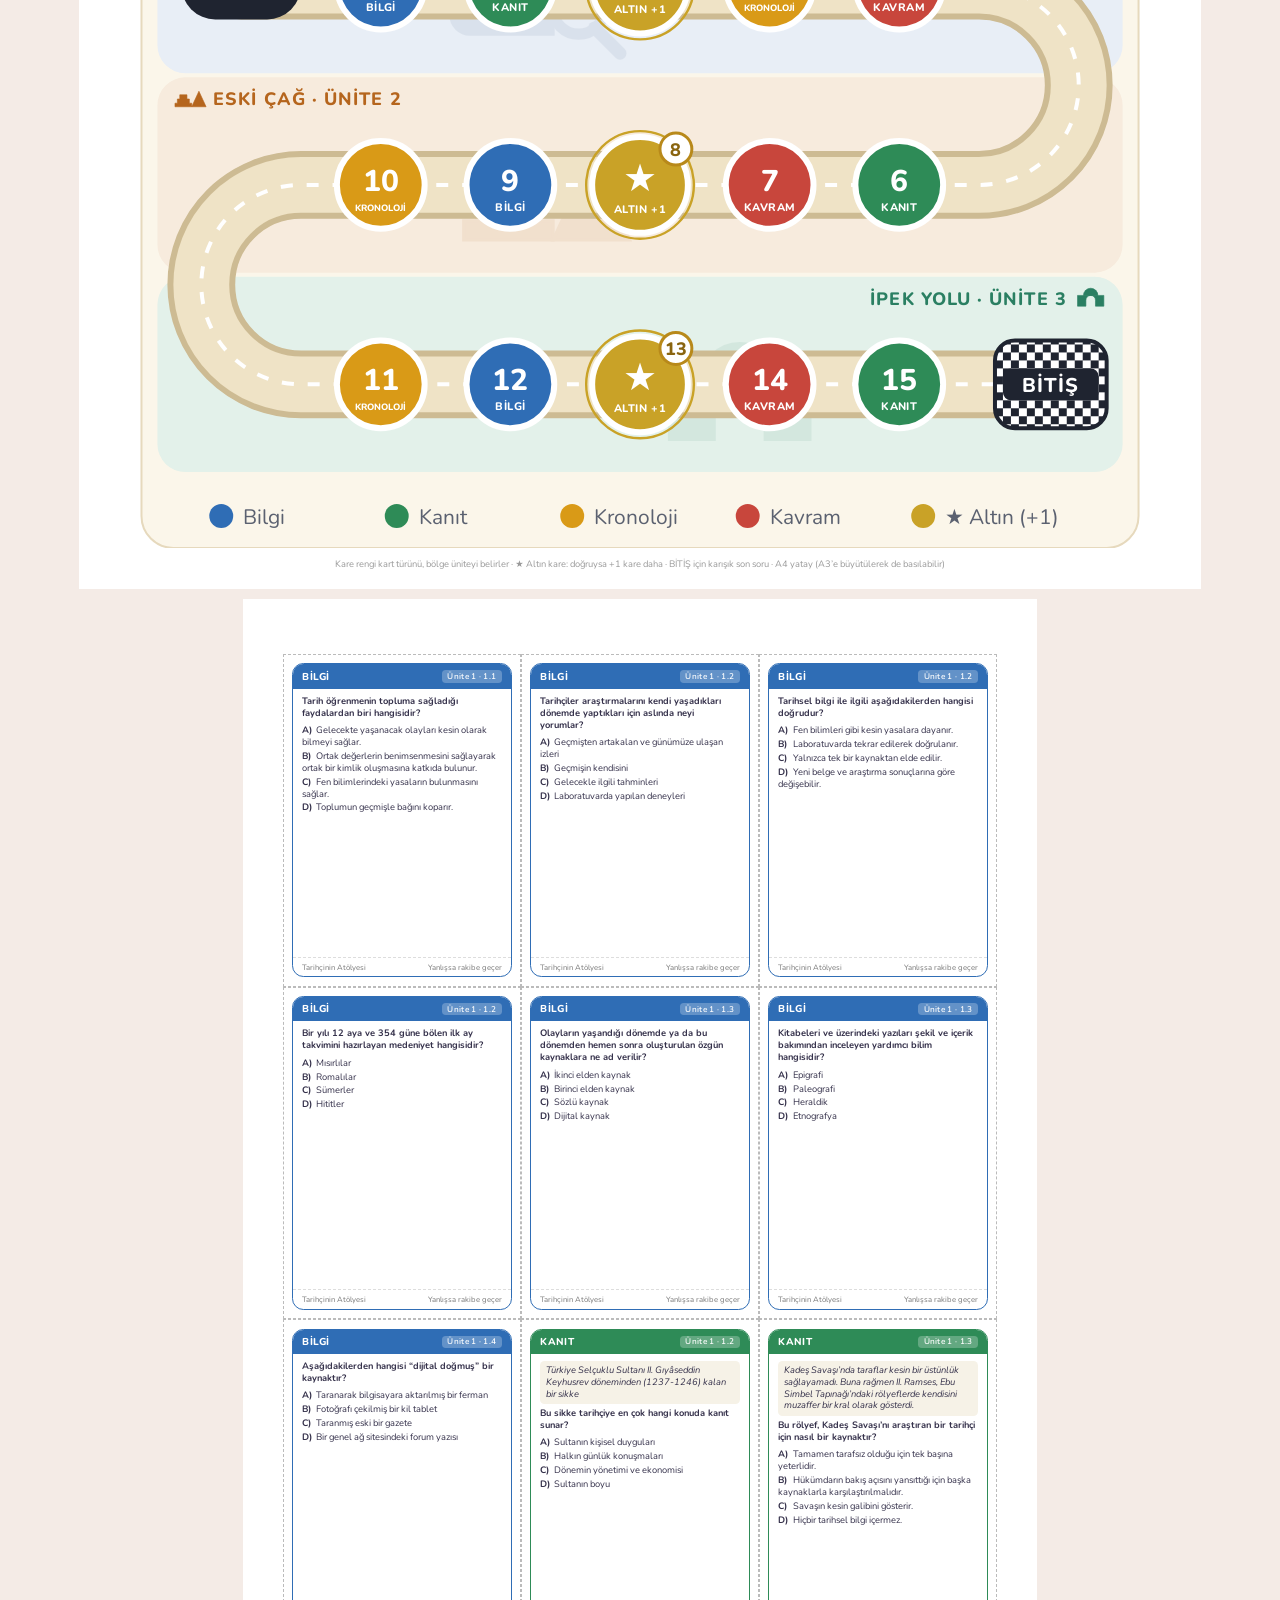
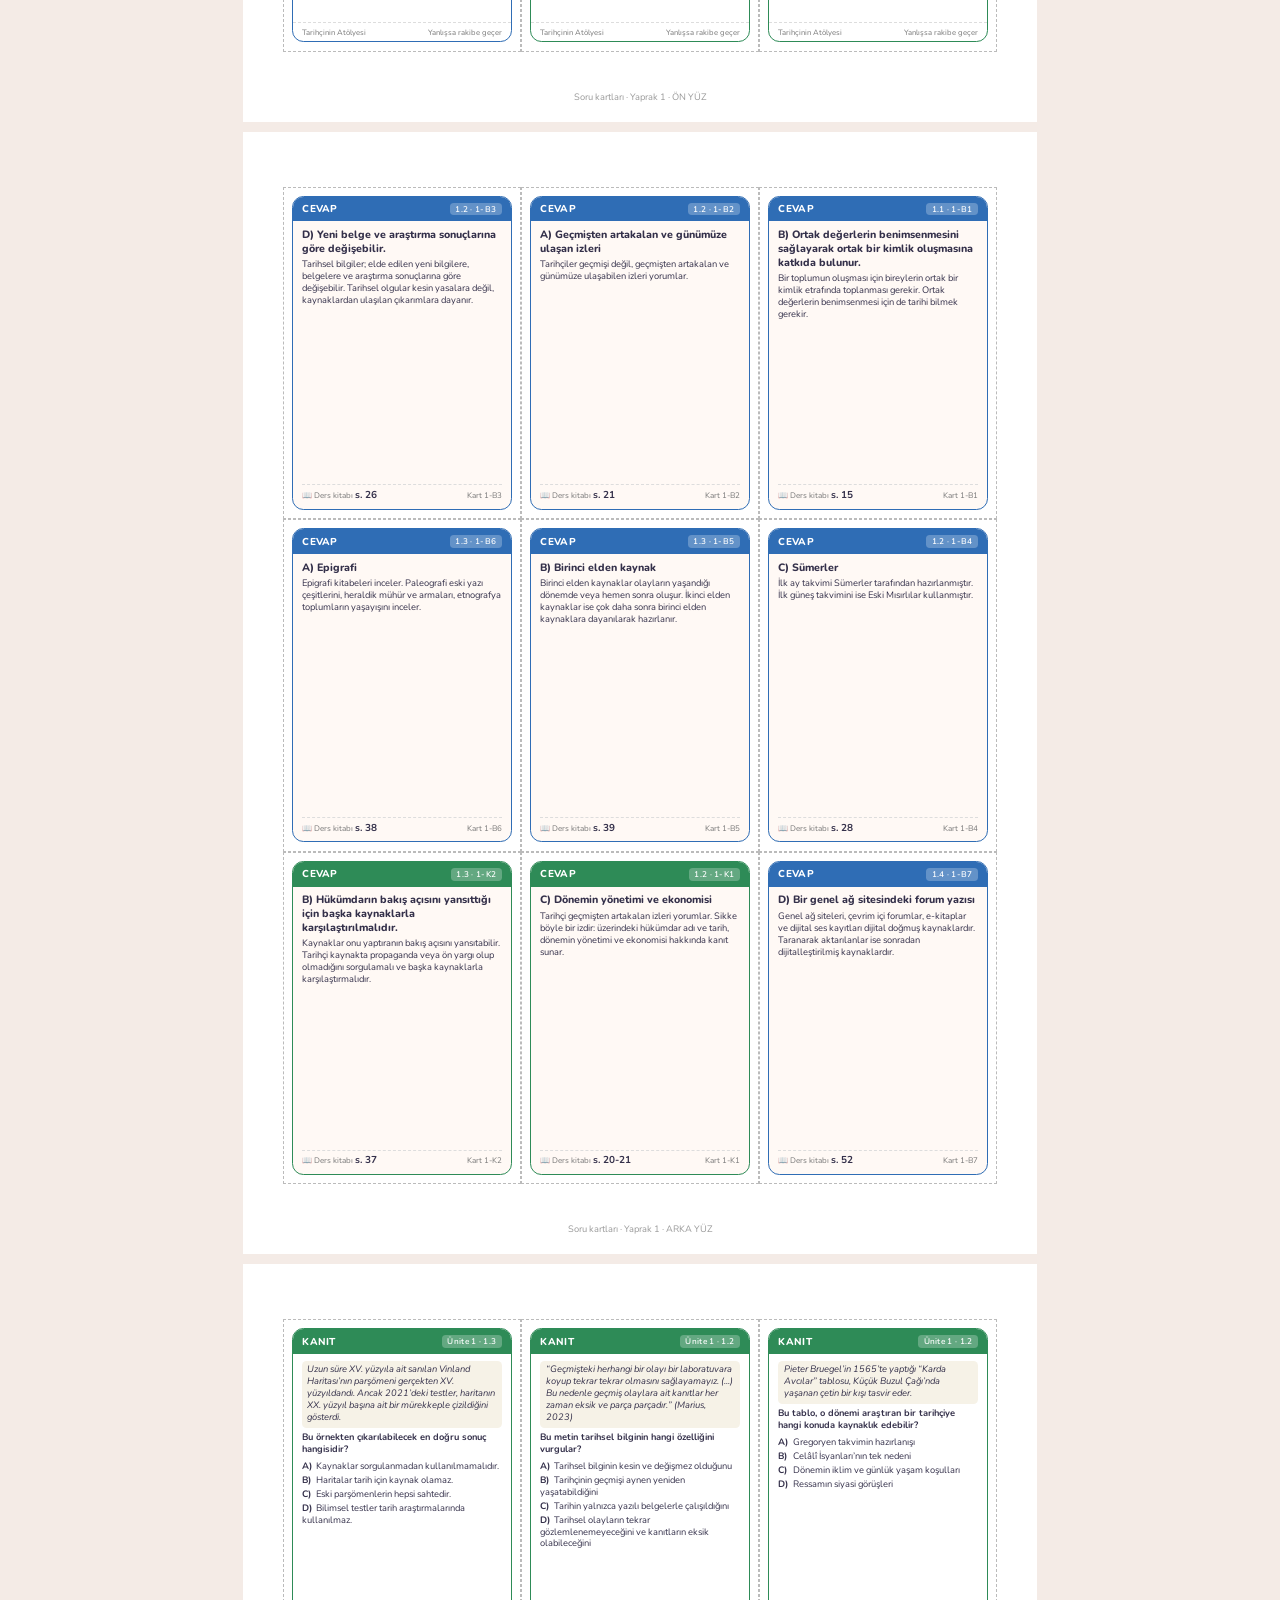
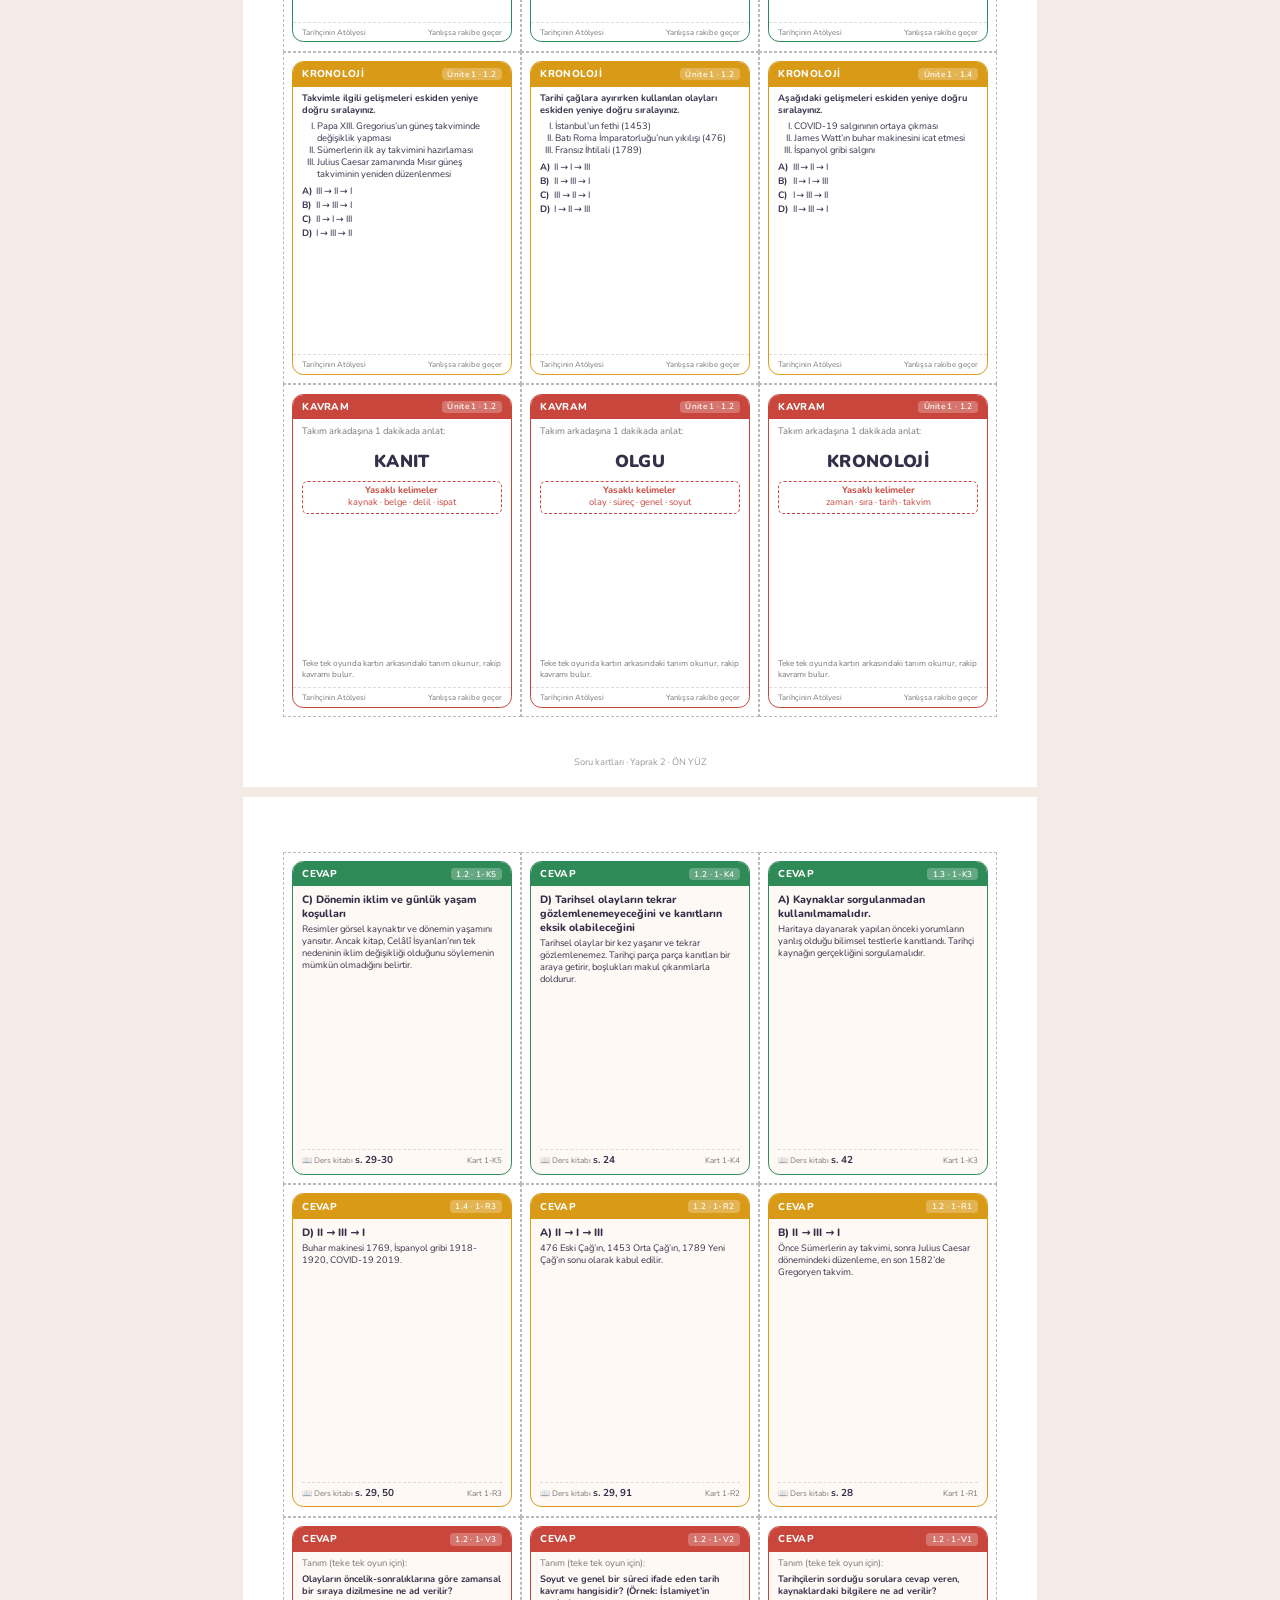
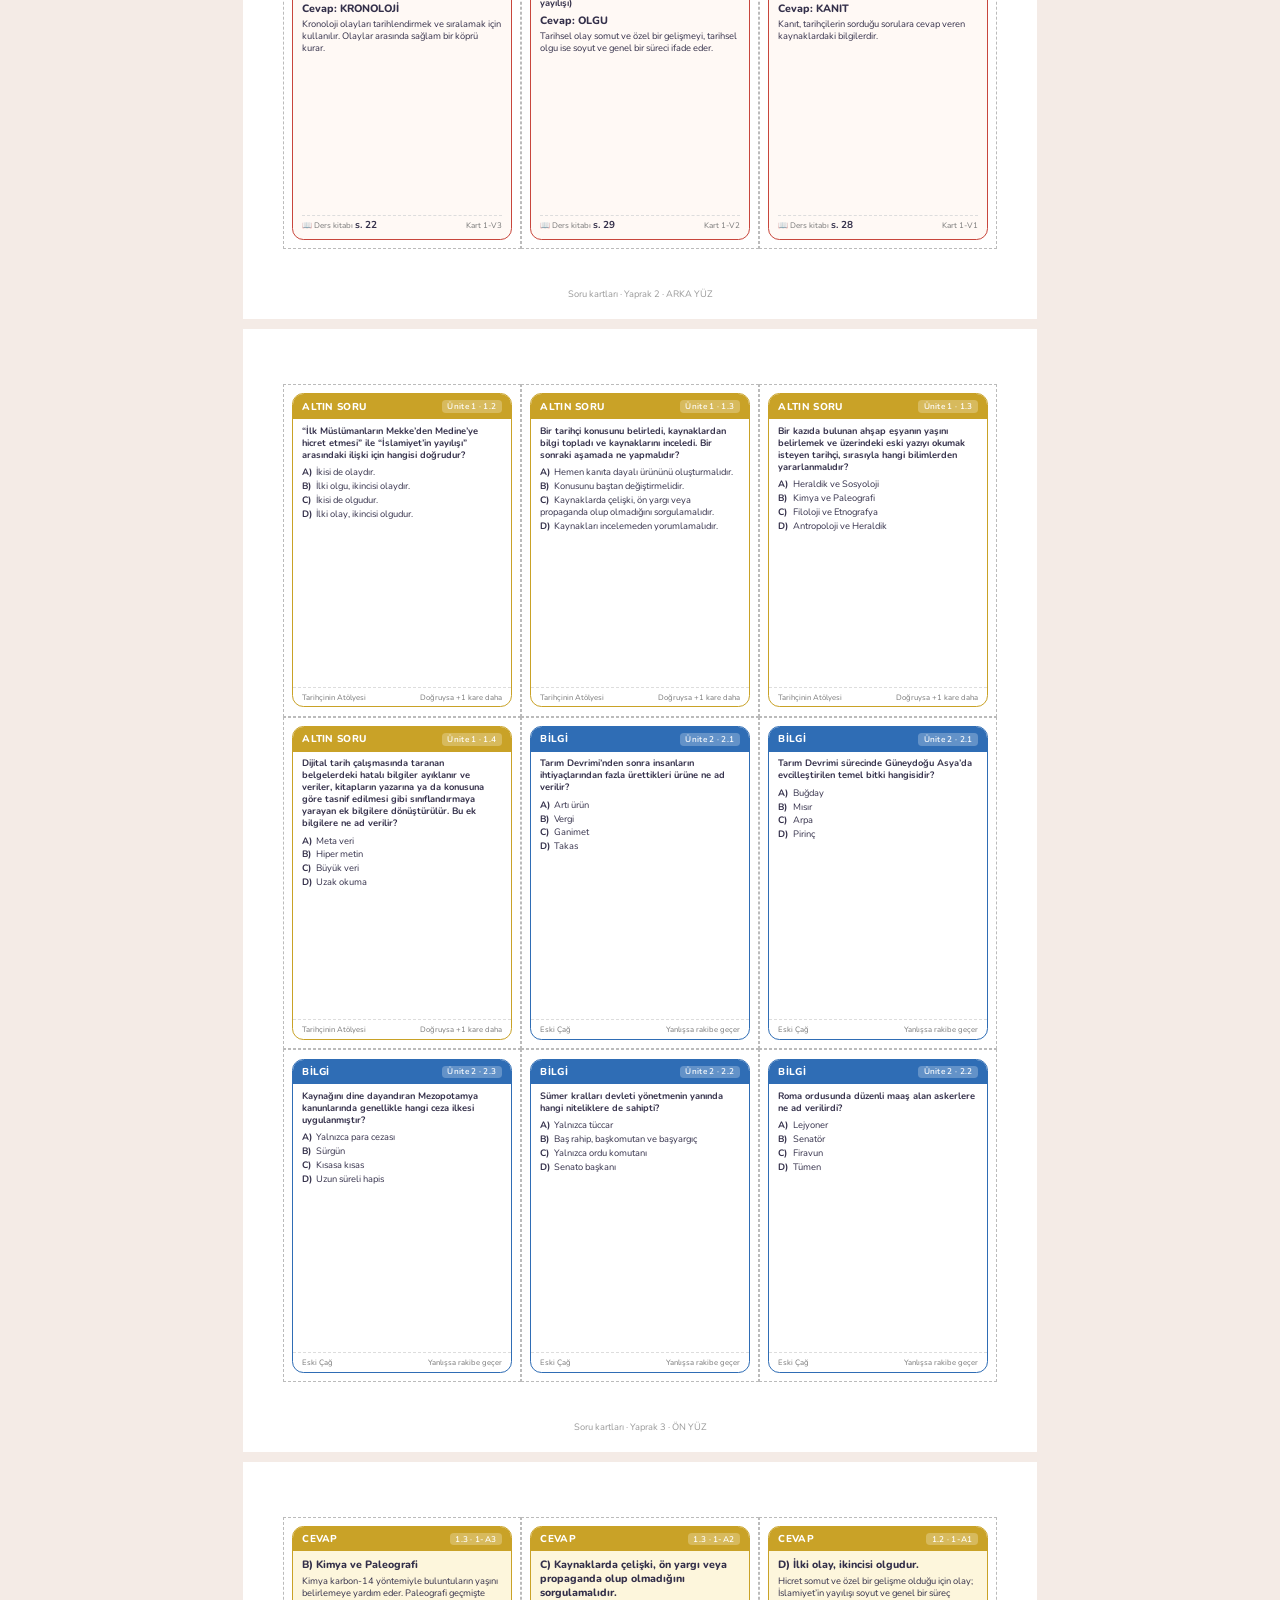
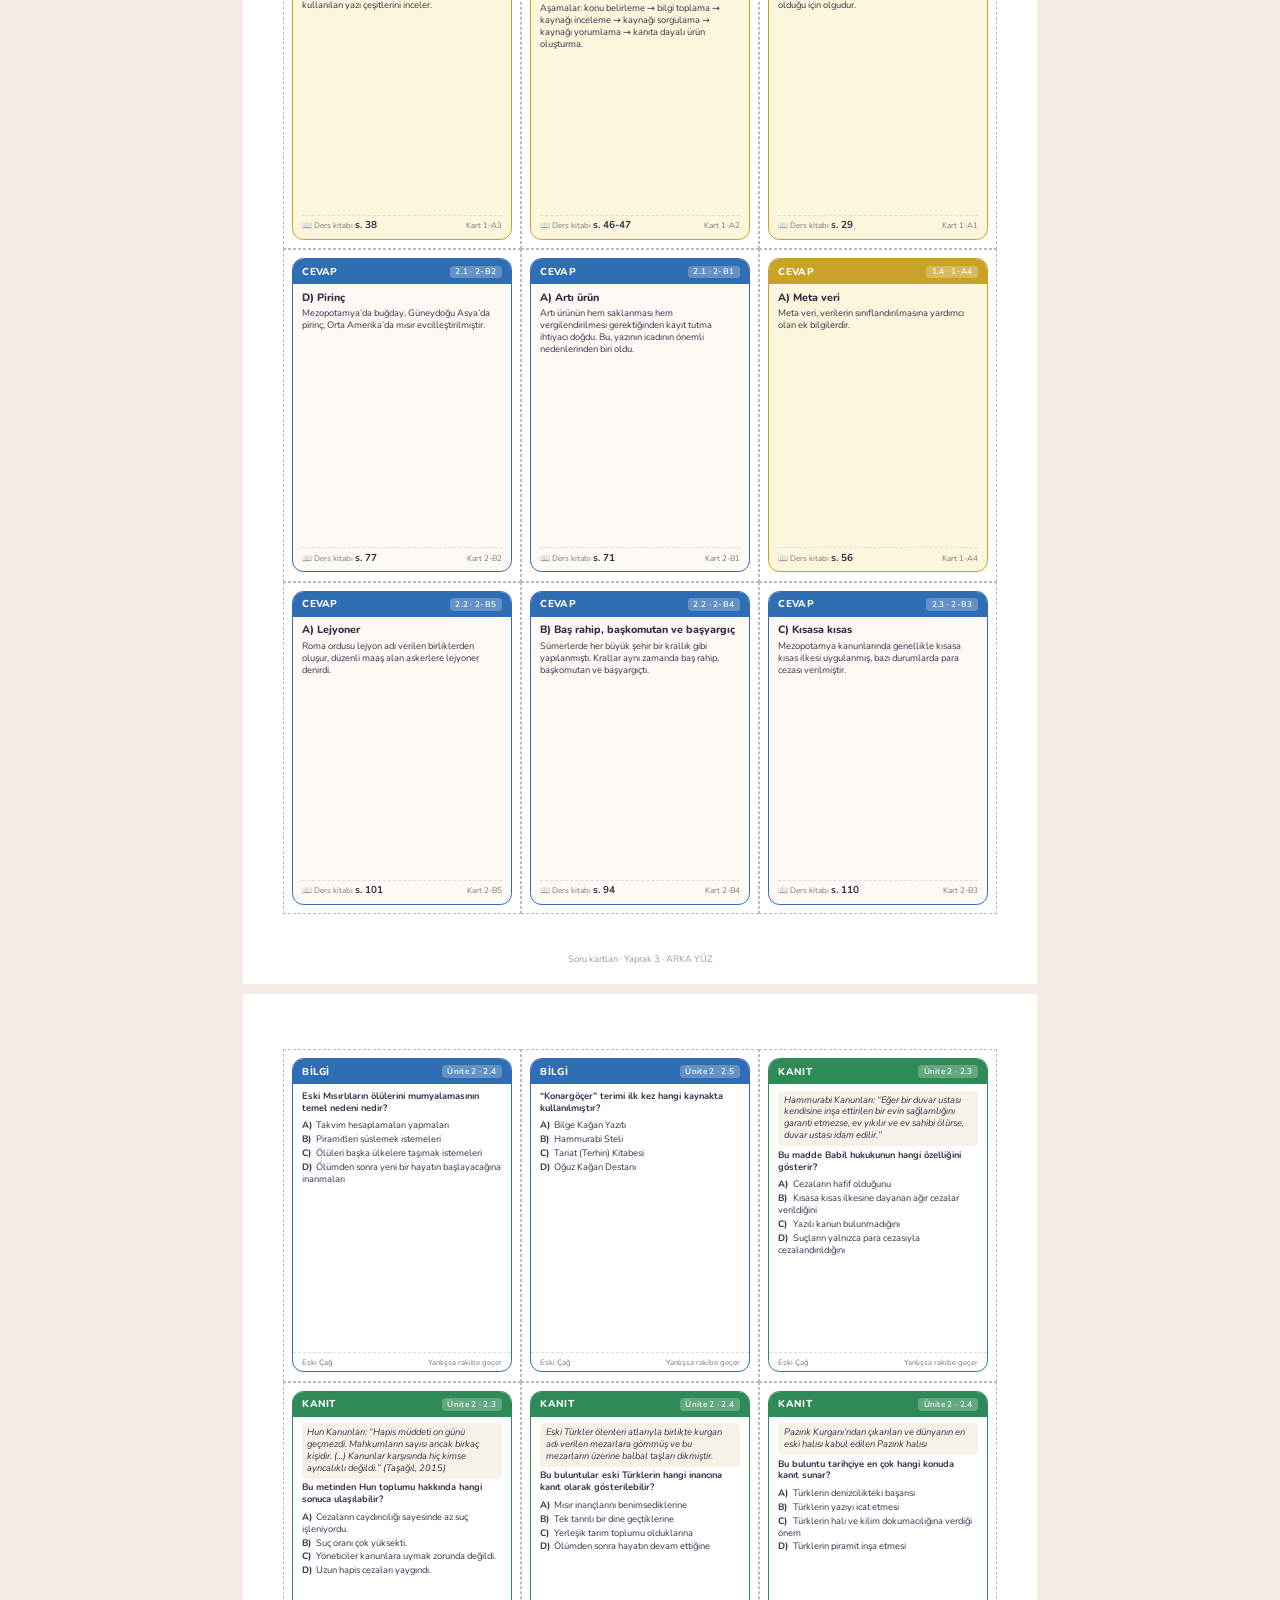
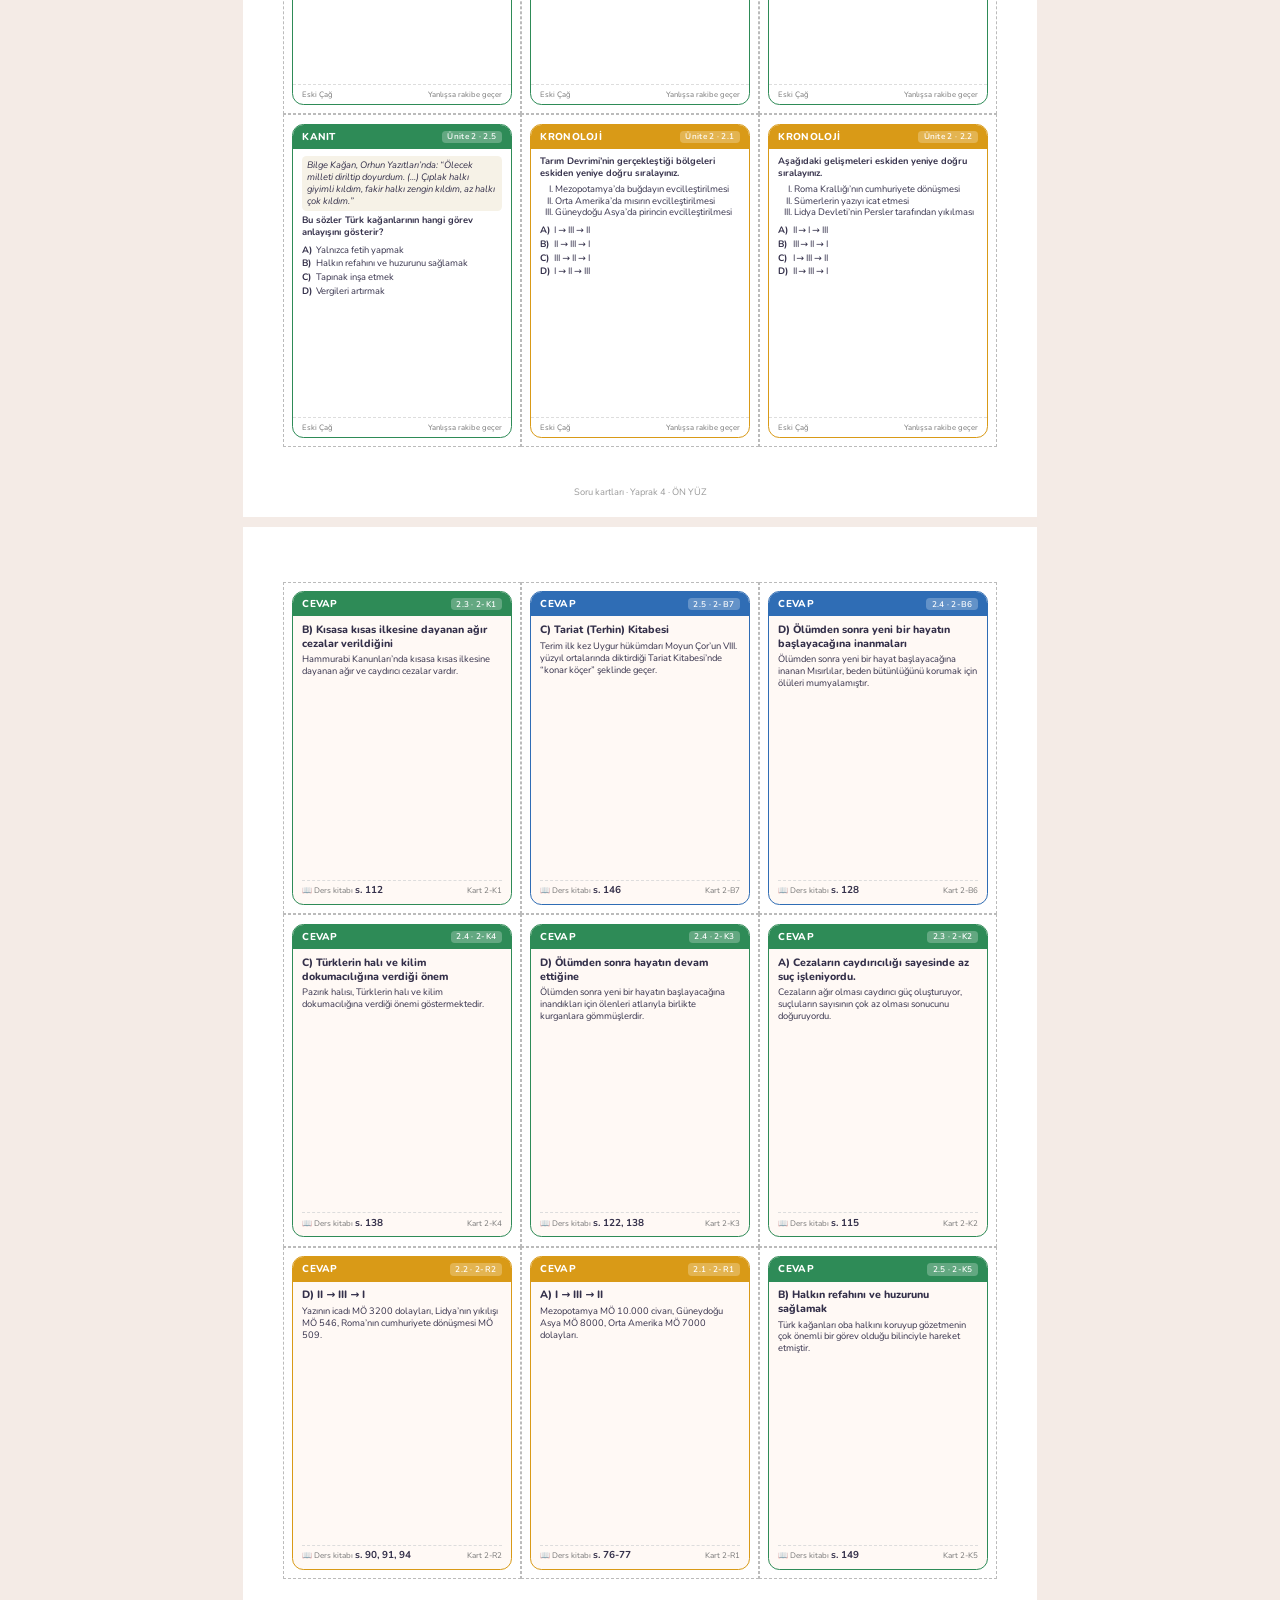
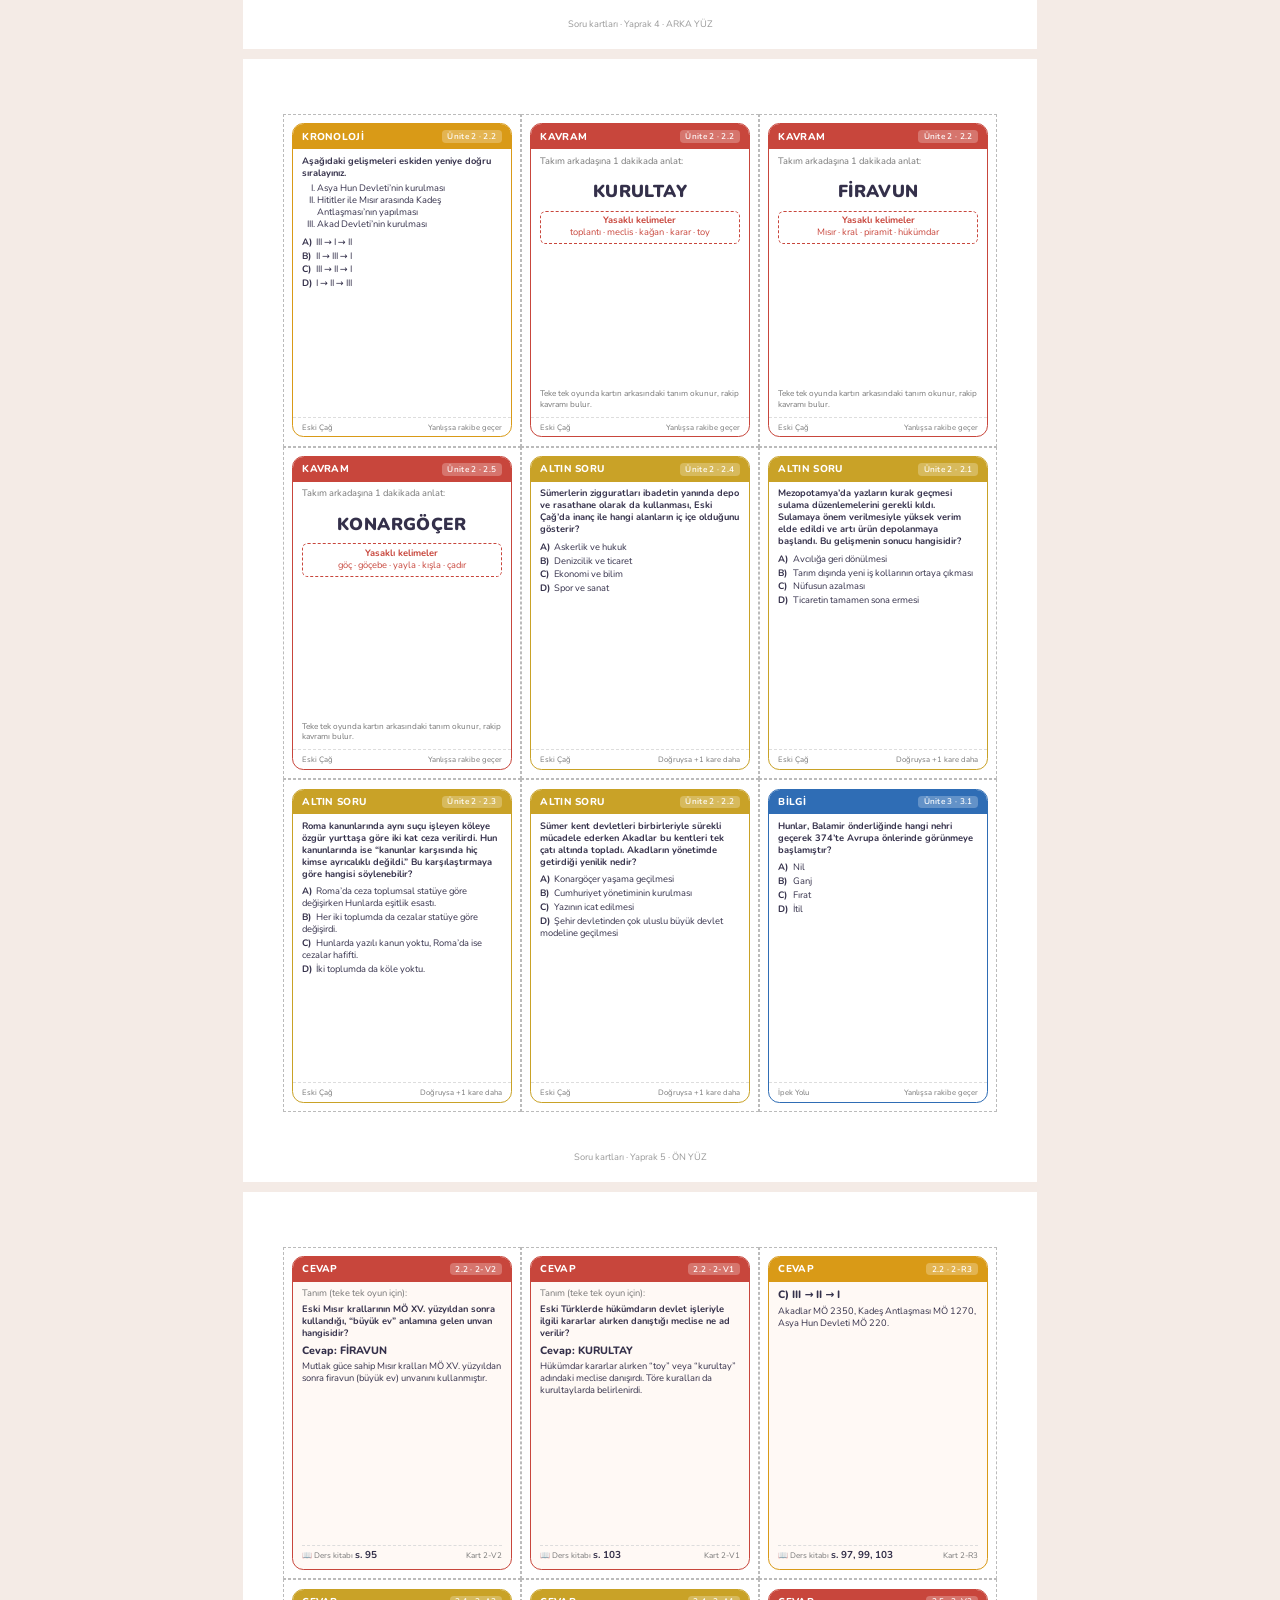
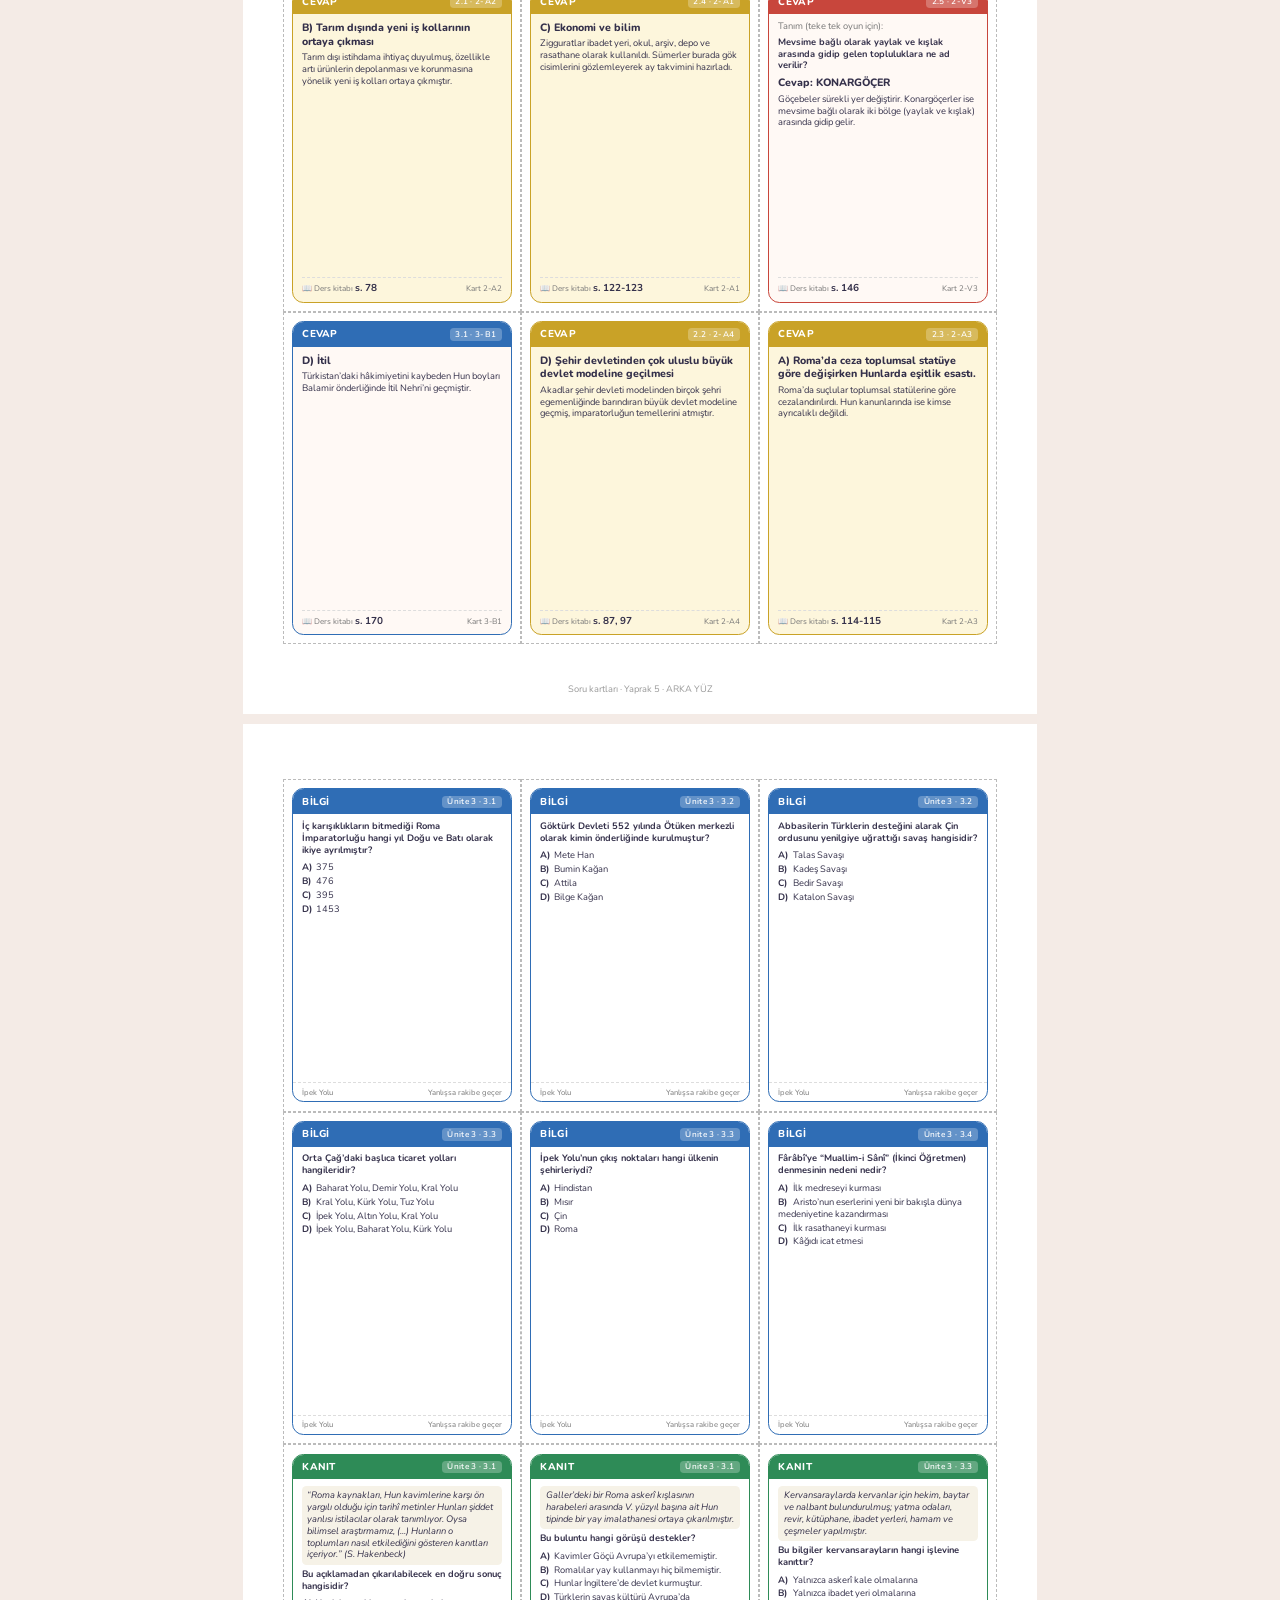
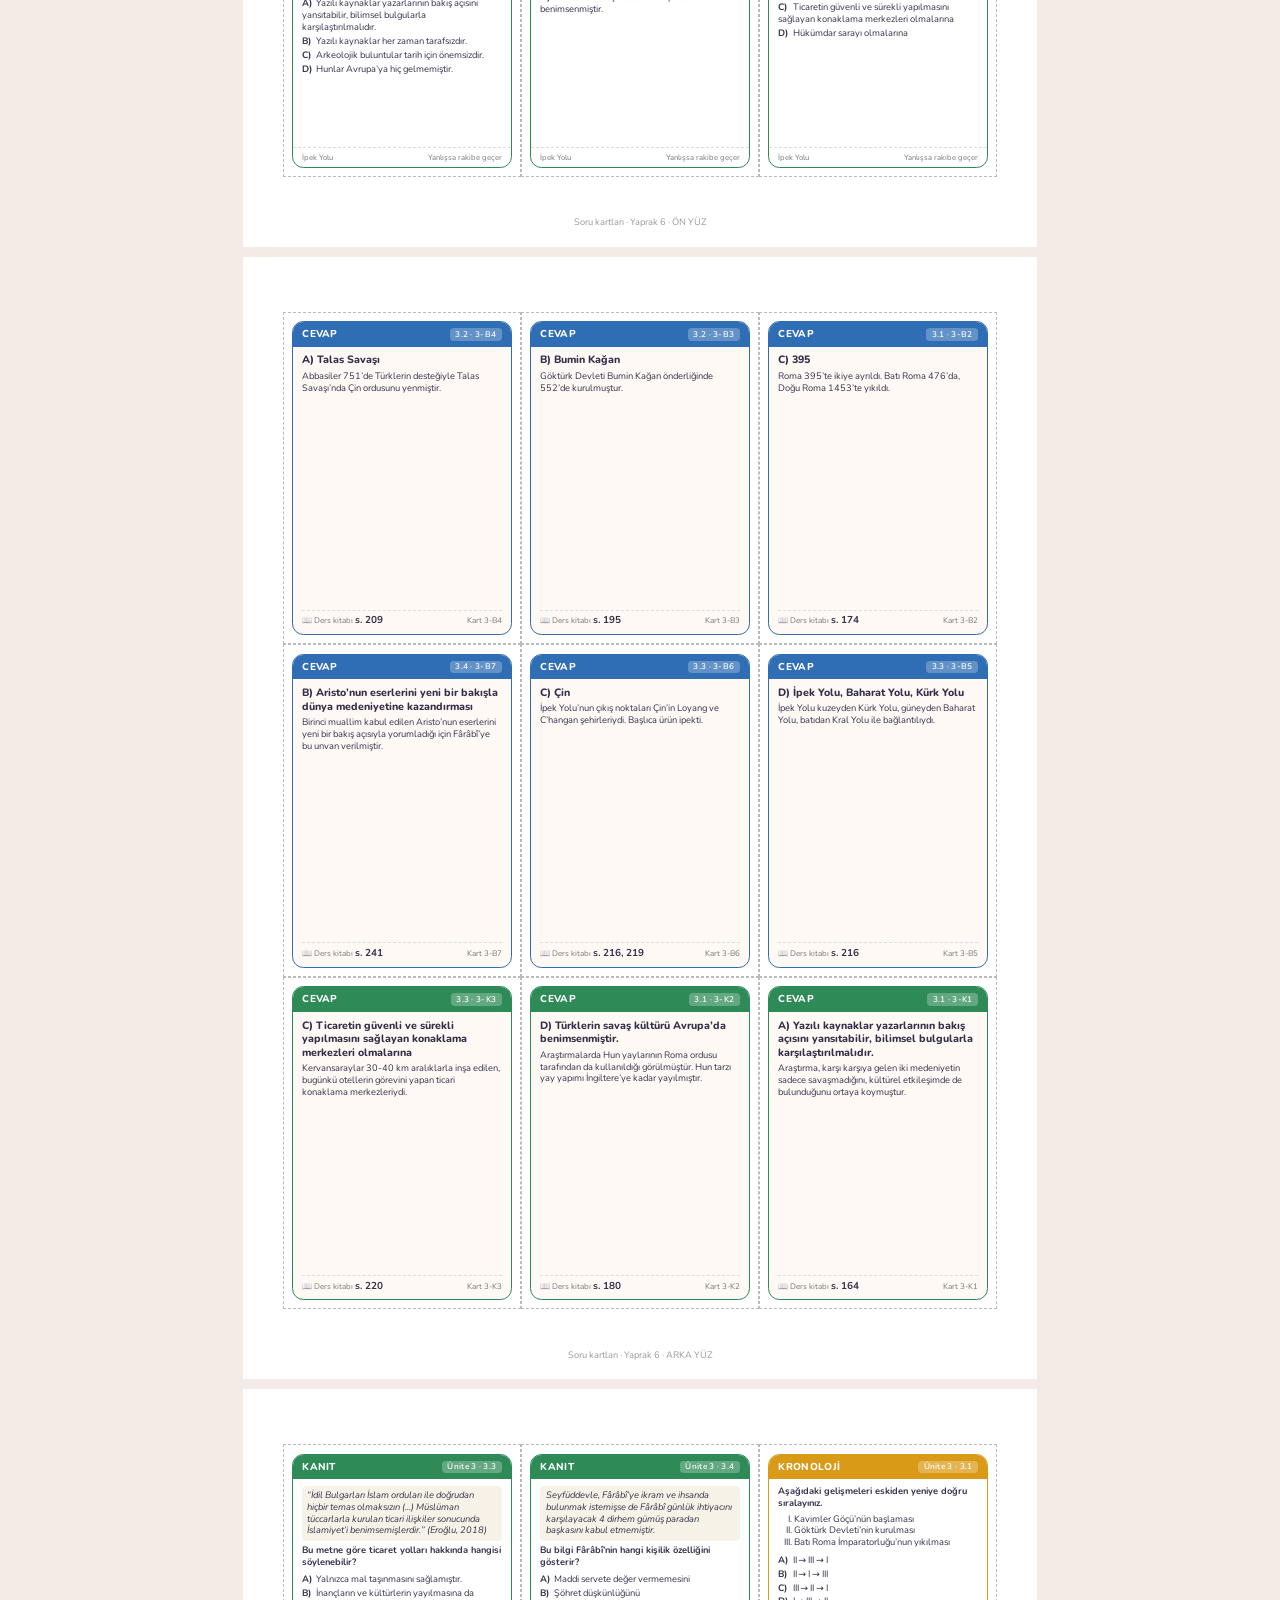
<file: kartlar.html>
<!doctype html>
<html lang="tr">
<head>
<meta charset="utf-8">
<meta name="viewport" content="width=device-width, initial-scale=1">
<title>Zaman Yolu – Basılabilir Set</title>
<link rel="preconnect" href="https://fonts.googleapis.com">
<link rel="preconnect" href="https://fonts.gstatic.com" crossorigin>
<link rel="stylesheet" href="https://fonts.googleapis.com/css2?family=Nunito:wght@400;600;700;800;900&display=swap">
<style>
  @page { size: A4; margin: 0 }
  @page yatay { size: A4 landscape; margin: 0 }
  * { box-sizing: border-box }
  :root { --ink: #34304a; --muted: #7a7391; --ana: #ff7a93; --ana-koyu: #e65f7b; --ana-acik: #ffe9ee; --seftali: #ffad8a; --lila: #a07cf0;
    --yazi: "Nunito", "Segoe UI", system-ui, Arial, sans-serif;
    --bilgi: #2f6db5; --kanit: #2e8b57; --krono: #d99a17; --kavram: #c8463c; --altin: #c9a227 }
  body { margin: 0; font-family: var(--yazi); color: var(--ink); background: #f4ebe6;
    -webkit-print-color-adjust: exact; print-color-adjust: exact }

  .ayarlar { max-width: 820px; margin: 16px auto; background: #fff; border-radius: 16px; padding: 14px 16px; font-size: 14px; border-top: 5px solid var(--ana) }
  .ayarlar h1 { font-weight: 900; font-size: 22px; margin: 0 0 6px; color: var(--ana-koyu) }
  .ayarlar input { width: 100%; padding: 8px 10px; font: inherit; border: 2px solid #f1e4dc; border-radius: 12px }
  .ayarlar button { font: inherit; font-weight: 800; padding: 9px 16px; border: 0; border-radius: 12px; background: var(--ana); color: #fff; cursor: pointer; margin-top: 8px; box-shadow: 0 3px 0 var(--ana-koyu) }
  .ayarlar li { margin-bottom: 4px }

  .sayfa { width: 210mm; height: 297mm; margin: 10px auto; background: #fff; position: relative; overflow: hidden; page-break-after: always }
  .sayfa.yatay { width: 297mm; height: 210mm; page: yatay }
  .sayfa-etiket { position: absolute; bottom: 5mm; left: 0; right: 0; text-align: center; font-size: 7pt; color: #999 }
  .izgara { position: absolute; left: 10.5mm; top: 14.5mm; display: grid; grid-template-columns: repeat(3, 63mm); grid-auto-rows: 88mm; gap: 0 }

  /* KART */
  .kart { width: 63mm; height: 88mm; border: .3mm dashed #bbb; padding: 2.2mm; display: flex; flex-direction: column }
  .kart-ic { flex: 1; border-radius: 3mm; border: .5mm solid; display: flex; flex-direction: column; overflow: hidden; background: #fff }
  .k-ust { color: #fff; padding: 1.4mm 2.4mm; display: flex; justify-content: space-between; align-items: center; font-weight: 800; font-size: 7.5pt; letter-spacing: .03em }
  .k-ust small { font-weight: 600; font-size: 6.2pt; background: rgba(255, 255, 255, .25); padding: .2mm 1.4mm; border-radius: 1mm }
  .k-govde { flex: 1; padding: 1.8mm 2.4mm; font-size: 7pt; line-height: 1.28; overflow: hidden; display: flex; flex-direction: column; gap: 1mm }
  .k-soru { font-weight: 700 }
  .k-kanit { font-style: italic; background: #f6f2e7; border-radius: 1.2mm; padding: 1mm 1.4mm }
  .k-sec { margin: 0; padding: 0; list-style: none }
  .k-sec li { margin: .5mm 0 }
  .k-sec b { display: inline-block; width: 3.2mm }
  .k-olay { margin: 0; padding-left: 4mm; list-style: upper-roman }
  .k-alt { display: flex; justify-content: space-between; font-size: 5.8pt; color: #777; padding: 1mm 2.4mm; border-top: .2mm dashed #ddd }
  .k-kavram { font: 900 13pt var(--yazi); text-align: center; letter-spacing: .02em; margin: 2mm 0 1mm }
  .k-yasak { border: .3mm dashed var(--kavram); color: var(--kavram); border-radius: 1.5mm; padding: 1mm 1.5mm; text-align: center }
  .k-ipucu { color: #777; font-size: 6.2pt; margin-top: auto }
  .k-cevap { font-weight: 800; font-size: 8pt }
  .k-kaynak { margin-top: auto; display: flex; justify-content: space-between; align-items: baseline; padding-top: 1mm; border-top: .2mm dashed #ddd; font-size: 6pt; color: #777 }
  .k-kaynak b { font-size: 7.5pt; color: var(--ink) }
  .arka .kart-ic { background: #fff9f5 }
  .altin-arka .kart-ic { background: #fdf6dc }

  /* JOKER */
  .joker .k-govde { align-items: center; justify-content: center; text-align: center; font-size: 8pt }
  .joker .ikon { font-size: 30pt }
  .joker h3 { font: 900 13pt var(--yazi); margin: 0 }
  .joker-arka .kart-ic { background: linear-gradient(160deg, var(--ana), var(--seftali)); color: #fff; border-color: var(--ana-koyu) !important }
  .joker-arka .k-ust { background: rgba(255, 255, 255, .22) }
  .joker-arka .ikon { width: 22mm; height: 22mm; border-radius: 50%; background: rgba(255, 255, 255, .25); display: grid; place-items: center; font-size: 24pt }

  /* TAHTA VE KURALLAR */
  .tahta-svg { position: absolute; inset: 8mm 8mm 11mm; width: calc(100% - 16mm); height: calc(100% - 19mm) }
  .kurallar { padding: 15mm 18mm; font-size: 10.5pt; line-height: 1.45 }
  .kurallar h2 { font-weight: 900; font-size: 22pt; margin: 0 0 1mm; color: var(--ana-koyu) }
  .kurallar h3 { font-weight: 900; margin: 4.5mm 0 1.5mm; font-size: 13pt; padding-bottom: .8mm; border-bottom: .5mm solid var(--ana-acik) }
  .kurallar .alt-baslik { color: var(--muted); margin: 0 }
  .kurallar ol, .kurallar ul { padding-left: 6mm; margin: 0 }
  .kurallar li { margin-bottom: 1.4mm }
  .renk { display: inline-block; width: 3.5mm; height: 3.5mm; border-radius: .8mm; vertical-align: -.5mm; margin-right: 1mm }

  @media print {
    body { background: #fff }
    .ayarlar { display: none }
    .sayfa { margin: 0 }
  }
</style>
</head>
<body>

<div class="ayarlar">
  <h1>Zaman Yolu · Basılabilir Set</h1>
  <p>Bu sayfa soru kartlarını, tahtayı, kural sayfasını ve joker kartlarını A4 olarak hazırlar. Kartlar <b>sorular.js</b> dosyasından otomatik üretilir.</p>
  <ul>
    <li>Yazdırırken <b>kağıt boyutu A4</b>, <b>ölçek %100</b> (sayfaya sığdır kapalı), <b>kenar boşluğu yok</b> ve <b>arka plan grafikleri açık</b> olmalı.</li>
    <li>Çift taraflı yazıcıda <b>“uzun kenardan çevir”</b> seçin. Arka yüzler ön yüzlerle hizalanacak şekilde aynalanmıştır.</li>
    <li>Tek taraflı yazıcıda ön ve arka sayfaları ayrı basıp sırt sırta yapıştırabilirsiniz.</li>
    <li>Kesik çizgilerden kesin. Kart boyutu 63 × 88 mm’dir (standart oyun kartı).</li>
  </ul>
</div>

<div id="sayfalar"></div>

<script src="sorular.js"></script>
<script src="oyun-motoru.js"></script>
<script>
  const M = ZamanYoluMotor;
  const TUR = {
    bilgi: { ad: 'BİLGİ', renk: 'var(--bilgi)' }, kanit: { ad: 'KANIT', renk: 'var(--kanit)' },
    krono: { ad: 'KRONOLOJİ', renk: 'var(--krono)' }, kavram: { ad: 'KAVRAM', renk: 'var(--kavram)' },
    altin: { ad: 'ALTIN SORU', renk: 'var(--altin)' }
  };
  const HARF = ['A', 'B', 'C', 'D'];
  const esc = s => String(s).replace(/&/g, '&amp;').replace(/</g, '&lt;');

  function on(q) {
    const t = TUR[q.tur];
    let ic = '';
    if (q.tur === 'kavram') {
      ic = `<div style="color:#777">Takım arkadaşına 1 dakikada anlat:</div>
        <div class="k-kavram">${esc(q.kavram)}</div>
        <div class="k-yasak"><b>Yasaklı kelimeler</b><br>${q.yasakli.map(esc).join(' · ')}</div>
        <div class="k-ipucu">Teke tek oyunda kartın arkasındaki tanım okunur, rakip kavramı bulur.</div>`;
    } else {
      if (q.kanit) ic += `<div class="k-kanit">${esc(q.kanit)}</div>`;
      ic += `<div class="k-soru">${esc(q.soru)}</div>`;
      if (q.olaylar) ic += `<ol class="k-olay">${q.olaylar.map(o => `<li>${esc(o)}</li>`).join('')}</ol>`;
      ic += `<ul class="k-sec">${q.secenekler.map((s, i) => `<li><b>${HARF[i]})</b> ${esc(s)}</li>`).join('')}</ul>`;
    }
    return `<div class="kart"><div class="kart-ic" style="border-color:${t.renk}">
      <div class="k-ust" style="background:${t.renk}">${t.ad}<small>Ünite ${q.unite} · ${q.konu}</small></div>
      <div class="k-govde">${ic}</div>
      <div class="k-alt"><span>${esc(UNITELER[q.unite].bolge)}</span><span>${q.tur === 'altin' ? 'Doğruysa +1 kare daha' : 'Yanlışsa rakibe geçer'}</span></div></div></div>`;
  }

  function arka(q) {
    const t = TUR[q.tur];
    let ic = '';
    if (q.tur === 'kavram') {
      ic = `<div style="color:#777">Tanım (teke tek oyun için):</div><div class="k-soru">${esc(q.soru)}</div>
        <div class="k-cevap">Cevap: ${esc(q.kavram)}</div>`;
    } else {
      ic = `<div class="k-cevap">${HARF[q.cevap]}) ${esc(q.secenekler[q.cevap])}</div>`;
    }
    ic += `<div>${esc(q.aciklama)}</div>`;
    ic += `<div class="k-kaynak"><span>📖 Ders kitabı <b>s. ${esc(q.sayfa)}</b></span><span>Kart ${q.id}</span></div>`;
    return `<div class="kart arka ${q.tur === 'altin' ? 'altin-arka' : ''}"><div class="kart-ic" style="border-color:${t.renk}">
      <div class="k-ust" style="background:${t.renk}">CEVAP<small>${q.konu} · ${q.id}</small></div>
      <div class="k-govde">${ic}</div></div></div>`;
  }

  // 9'lu sayfalar; arka yüzde her satır aynalanır (uzun kenardan çevirme)
  function kartSayfalari(onler, arkalar, baslik) {
    let h = '';
    for (let s = 0; s < onler.length; s += 9) {
      const on9 = onler.slice(s, s + 9), arka9 = arkalar.slice(s, s + 9);
      while (on9.length < 9) { on9.push('<div class="kart" style="border-color:transparent"></div>'); arka9.push('<div class="kart" style="border-color:transparent"></div>'); }
      const no = s / 9 + 1;
      h += `<div class="sayfa"><div class="izgara">${on9.join('')}</div><div class="sayfa-etiket">${baslik} · Yaprak ${no} · ÖN YÜZ</div></div>`;
      const ayna = [];
      for (let r = 0; r < 3; r++) for (let c = 2; c >= 0; c--) ayna.push(arka9[r * 3 + c]);
      h += `<div class="sayfa"><div class="izgara">${ayna.join('')}</div><div class="sayfa-etiket">${baslik} · Yaprak ${no} · ARKA YÜZ</div></div>`;
    }
    return h;
  }

  function jokerKart(ikon, ad, metin, renk) {
    return `<div class="kart joker"><div class="kart-ic" style="border-color:${renk}">
      <div class="k-ust" style="background:${renk}">JOKER<small>1 kez</small></div>
      <div class="k-govde"><div class="ikon">${ikon}</div><h3>${ad}</h3><div>${metin}</div></div></div></div>`;
  }
  function jokerArka() {
    return `<div class="kart joker joker-arka"><div class="kart-ic">
      <div class="k-ust">ZAMAN YOLU<small>Joker</small></div>
      <div class="k-govde"><div class="ikon">⏳</div><h3>Zaman Yolu</h3><div>9. Sınıf Tarih</div></div></div></div>`;
  }

  // Tahta: web'deki kıvrılan yolun baskı sürümü (oyun.js tahtaIskeleti ile aynı yerleşim; gölge, ışıltı ve piyon yok)
  const SATIR_Y = [80, 180, 280];
  const SUTUN_X = [120, 185, 250, 315, 380];
  function kareKonumu(k) {
    if (k === 0) return { x: 50, y: SATIR_Y[0] };
    if (k >= M.BITIS) return { x: 456, y: SATIR_Y[2] };
    const satir = Math.floor((k - 1) / 5), sutun = (k - 1) % 5;
    return { x: SUTUN_X[satir === 1 ? 4 - sutun : sutun], y: SATIR_Y[satir] };
  }
  const BOLGE_SIMGE = {
    1: '<path d="M-20 -12h26a6 6 0 0 1 0 12h-2v14h-26a6 6 0 0 1 0-12h2z"/><circle cx="12" cy="6" r="8" fill="none" stroke-width="3.5"/><path d="M17 12l8 8" stroke-width="4" stroke-linecap="round"/>',
    2: '<path d="M-24 16h28v-6h-4v-7h-4v-7h-12v7h-4v7h-4z"/><path d="M4 16l12-26 12 26z"/>',
    3: '<path d="M-22 16v-18h44v18h-14v-10a8 8 0 0 0-16 0v10z"/><path d="M-12 -2a12 12 0 0 1 24 0z"/>'
  };

  function tahtaSayfasi() {
    const renk = { bilgi: '#2f6db5', kanit: '#2e8b57', krono: '#d99a17', kavram: '#c8463c', altin: '#c9a227' };
    const ad = { bilgi: 'BİLGİ', kanit: 'KANIT', krono: 'KRONOLOJİ', kavram: 'KAVRAM', altin: 'ALTIN' };
    const bolgeRenk = ['', '#e8eef6', '#f7ebdd', '#e3f1ea'], bolgeCizgi = ['', '#3d5a80', '#b5651d', '#2a7f62'];
    let s = `<svg class="tahta-svg" viewBox="0 0 500 362" xmlns="http://www.w3.org/2000/svg" font-family="Nunito, Segoe UI, Arial">
      <defs><pattern id="dama" width="8" height="8" patternUnits="userSpaceOnUse"><rect width="8" height="8" fill="#fff"/><rect width="4" height="4" fill="#1f2430"/><rect x="4" y="4" width="4" height="4" fill="#1f2430"/></pattern></defs>
      <rect x="0" y="0" width="500" height="362" rx="16" fill="#fbf6ea" stroke="#e6d9bd" stroke-width="1"/>`;
    // bölge şeritleri
    SATIR_Y.forEach((y, i) => {
      const u = i + 1, sag = u === 3;
      s += `<rect x="8" y="${y - 54}" width="484" height="98" rx="14" fill="${bolgeRenk[u]}"/>`;
      s += `<g transform="translate(${sag ? 300 : 200} ${y + 2}) scale(1.6)" fill="${bolgeCizgi[u]}" stroke="${bolgeCizgi[u]}" opacity=".08">${BOLGE_SIMGE[u]}</g>`;
      const etiket = `${esc(UNITELER[u].bolge.toLocaleUpperCase('tr'))} · ÜNİTE ${u}`;
      const ex = sag ? 484 : 16;
      s += `<g transform="translate(${sag ? ex - 8 : ex + 8} ${y - 44}) scale(.3)" fill="${bolgeCizgi[u]}" stroke="${bolgeCizgi[u]}">${BOLGE_SIMGE[u]}</g>`;
      s += `<text x="${sag ? ex - 20 : ex + 20}" y="${y - 40}" font-size="9" font-weight="800" letter-spacing=".06em" fill="${bolgeCizgi[u]}" text-anchor="${sag ? 'end' : 'start'}">${etiket}</text>`;
    });
    // başlık (1. şeridin sağ üstü boş)
    s += `<text x="484" y="41" font-size="13" font-weight="900" fill="#e65f7b" text-anchor="end" letter-spacing=".04em">⏳ ZAMAN YOLU</text>`;
    // yol
    const [y1, y2, y3] = SATIR_Y;
    const yol = `M50 ${y1} H420 A50 50 0 0 1 420 ${y2} H80 A50 50 0 0 0 80 ${y3} H456`;
    s += `<path d="${yol}" fill="none" stroke="#cdbb93" stroke-width="34" stroke-linecap="round" stroke-linejoin="round"/>`;
    s += `<path d="${yol}" fill="none" stroke="#efe3c6" stroke-width="28" stroke-linecap="round" stroke-linejoin="round"/>`;
    s += `<path d="${yol}" fill="none" stroke="#fff" stroke-width="2" stroke-dasharray="6 7"/>`;
    // başla ve bitiş
    const bas = kareKonumu(0), bit = kareKonumu(M.BITIS);
    s += `<rect x="${bas.x - 30}" y="${bas.y - 17}" width="60" height="34" rx="17" fill="#1f2430"/>
      <text x="${bas.x}" y="${bas.y + 4}" font-size="11" fill="#fff" text-anchor="middle" font-weight="800" letter-spacing=".05em">BAŞLA</text>`;
    s += `<rect x="${bit.x - 28}" y="${bit.y - 22}" width="56" height="44" rx="10" fill="url(#dama)" stroke="#1f2430" stroke-width="2"/>
      <rect x="${bit.x - 24}" y="${bit.y - 8}" width="48" height="16" rx="4" fill="#1f2430"/>
      <text x="${bit.x}" y="${bit.y + 4}" font-size="10" fill="#fff" text-anchor="middle" font-weight="800" letter-spacing=".05em">BİTİŞ</text>`;
    // kareler: numara ve kart türü yazılı, piyon sığsın diye biraz büyük
    for (let k = 1; k <= M.KARE_SAYISI; k++) {
      const p = kareKonumu(k), t = M.TAHTA[k].tur;
      if (t === 'altin') {
        s += `<circle cx="${p.x}" cy="${p.y}" r="24" fill="${renk.altin}" stroke="#fff" stroke-width="3"/>
          <circle cx="${p.x}" cy="${p.y}" r="27" fill="none" stroke="${renk.altin}" stroke-width="1.2"/>
          <text x="${p.x}" y="${p.y + 3}" font-size="19" fill="#fff" text-anchor="middle">★</text>
          <text x="${p.x}" y="${p.y + 14}" font-size="5.5" fill="#fff" text-anchor="middle" font-weight="800" letter-spacing=".05em">ALTIN +1</text>
          <circle cx="${p.x + 18}" cy="${p.y - 18}" r="8" fill="#fff" stroke="#b8891a" stroke-width="1.5"/>
          <text x="${p.x + 18}" y="${p.y - 14.5}" font-size="9" fill="#8a6510" text-anchor="middle" font-weight="800">${k}</text>`;
      } else {
        s += `<circle cx="${p.x}" cy="${p.y}" r="22" fill="${renk[t]}" stroke="#fff" stroke-width="3"/>
          <text x="${p.x}" y="${p.y + 3}" font-size="15" fill="#fff" text-anchor="middle" font-weight="800">${k}</text>
          <text x="${p.x}" y="${p.y + 13}" font-size="${t === 'krono' ? 4.6 : 5.5}" fill="#fff" text-anchor="middle" font-weight="800" letter-spacing="${t === 'krono' ? 0 : '.04em'}">${ad[t]}</text>`;
      }
    }
    // açıklama
    const lejant = [['bilgi', 'Bilgi'], ['kanit', 'Kanıt'], ['krono', 'Kronoloji'], ['kavram', 'Kavram'], ['altin', '★ Altın (+1)']];
    lejant.forEach(([t, yazi], i) => {
      const x = 40 + i * 88;
      s += `<circle cx="${x}" cy="346" r="6" fill="${renk[t]}"/><text x="${x + 11}" y="350" font-size="10.5" fill="#5b6170">${yazi}</text>`;
    });
    return `<div class="sayfa yatay">${s}</svg><div class="sayfa-etiket">Kare rengi kart türünü, bölge üniteyi belirler · ★ Altın kare: doğruysa +1 kare daha · BİTİŞ için karışık son soru · A4 yatay (A3’e büyütülerek de basılabilir)</div></div>`;
  }

  function kuralSayfasi() {
    return `<div class="sayfa"><div class="kurallar">
      <h2>Zaman Yolu · Kurallar</h2>
      <p class="alt-baslik">9. sınıf tarih dersi için soru kartı oyunu · 2 oyuncu veya 2 takım · yaklaşık 20 dakika</p>
      <h3>Hazırlık</h3>
      <ul>
        <li>Kartları <b>ünite ve türe göre</b> 15 desteye ayırın (her ünite için Bilgi, Kanıt, Kronoloji, Kavram, Altın). Desteleri karıştırıp ters koyun.</li>
        <li>Piyonlar BAŞLA karesine konur. Her oyuncu veya takım <b>2 joker</b> (Kitaba Bak, Takas) alır. Masada 30 saniyelik kum saati ve ders kitabı bulunur.</li>
      </ul>
      <h3>Bir tur</h3>
      <ol>
        <li>Oyun başında bir kez <b>taş-kağıt-makas</b> yapılır (berabere biterse tekrar). Kazanan ilk turu oynar, sonra taraflar <b>sırayla</b> oynar.</li>
        <li><b>Sırası gelen</b> piyonunu 1 kare ileri koyar. O karenin <b>rengindeki</b> ve <b>bölgesinin ünitesindeki</b> desteden kart çekilir. Kartı <b>rakip okur</b> ve kum saatini çevirir.</li>
        <li><b>Doğru cevap:</b> piyon o karede kalır.</li>
        <li><b>Yanlış cevap veya süre biterse:</b> piyon geri alınır. Soru <b>rakibe geçer</b> ve kum saati yeniden çevrilir; rakip bilirse kendi piyonunu 1 kare ilerletir. (Rakibe geçen soruyla en fazla 15. kareye gelinir, BİTİŞ’e geçilmez.)</li>
        <li>Kartın arkasındaki açıklama yüksek sesle okunur, kart destenin altına konur. Sıra rakibe geçer.</li>
      </ol>
      <h3>Özel kurallar</h3>
      <ul>
        <li><span class="renk" style="background:#c9a227"></span><b>Altın kare (★):</b> Altın Soru destesinden kart çekilir. Doğru cevapta piyon <b>+1 kare daha</b> ilerler (toplam 2 kare). Yanlışta soru rakibe <b>geçmez</b>.</li>
        <li><b>BİTİŞ:</b> 15. karedeki oyuncunun sırası gelince herhangi bir ünitenin Bilgi veya Kanıt destesinden son soru çekilir. Bilirse BİTİŞ’e geçer ve <b>kazanır</b>; bilemezse yerinde kalır ve soru rakibe geçmez.</li>
        <li><b>Jokerler</b> (her oyuncu veya takım her birini oyunda <b>1 kez</b> kullanır):
          <ul>
            <li><b>📖 Kitaba Bak:</b> Ders kitabında kartın ön yüzünde yazan konuya bakılır. Süreye <b>+20 saniye</b> eklenir.</li>
            <li><b>🔄 Takas:</b> Kart bir kenara konur, aynı desteden yeni kart çekilir ve kum saati yeniden çevrilir. <b>Rakibe geçen soruda kullanılamaz.</b></li>
          </ul></li>
        <li><span class="renk" style="background:#c8463c"></span><b>Kavram kartı:</b> Takım oyununda kavram, yasaklı kelimeler söylenmeden takım arkadaşına 1 dakikada anlatılır. Teke tek oyunda rakip kartın arkasındaki tanımı okur, oyuncu kavramı bulur.</li>
      </ul>
      <h3>Kart türleri</h3>
      <p><span class="renk" style="background:#2f6db5"></span>Bilgi &nbsp; <span class="renk" style="background:#2e8b57"></span>Kanıt (kaynaktan bilgi çıkarma) &nbsp; <span class="renk" style="background:#d99a17"></span>Kronoloji (sıralama) &nbsp; <span class="renk" style="background:#c8463c"></span>Kavram &nbsp; <span class="renk" style="background:#c9a227"></span>Altın (zor)</p>
      <p style="color:#5b6170;font-size:9.5pt">Tüm sorular MEB 9. Sınıf Tarih Ders Kitabı’na dayanır; her kartın arkasında cevabın bulunduğu kitap sayfası yazar. Web sürümü aynı kurallarla tek cihazda, bilgisayara karşı veya özel linkle iki cihazda oynanabilir.</p>
    </div><div class="sayfa-etiket">Kural sayfası</div></div>`;
  }

  function ciz() {
    const sirali = [1, 2, 3].flatMap(u => ['bilgi', 'kanit', 'krono', 'kavram', 'altin'].flatMap(t => SORULAR.filter(q => q.unite === u && q.tur === t)));
    let h = kuralSayfasi() + tahtaSayfasi();
    h += kartSayfalari(sirali.map(on), sirali.map(arka), 'Soru kartları');
    const jokerler = [];
    for (let i = 0; i < 2; i++) {
      jokerler.push(jokerKart('📖', 'Kitaba Bak', 'Ders kitabında kartın konusuna bakabilirsin. Süreye +20 saniye eklenir.', 'var(--ana)'));
      jokerler.push(jokerKart('🔄', 'Takas', 'Kartı bir kenara koy, aynı desteden yeni kart çek. Rakibe geçen soruda kullanılamaz.', 'var(--lila)'));
    }
    h += kartSayfalari(jokerler, jokerler.map(jokerArka), 'Joker kartları');
    document.getElementById('sayfalar').innerHTML = h;
    // Nunito yüklenince ölç; internetsizken sistem yazı tipiyle hemen ölçülür
    (document.fonts ? document.fonts.ready : Promise.resolve()).then(sigdir);
  }

  // Taşan kartlarda yazıyı küçült
  function sigdir() {
    document.querySelectorAll('.k-govde').forEach(g => {
      let boyut = 7;
      while (g.scrollHeight > g.clientHeight + 1 && boyut > 5.2) {
        boyut -= .2;
        g.style.fontSize = boyut + 'pt';
      }
      if (g.scrollHeight > g.clientHeight + 1) g.closest('.kart').dataset.tasiyor = '1';
    });
  }

  ciz();
</script>
</body>
</html>
</file>
<file: stil.css>
/* Tema: yumuşak pembe-şeftali vurgular, krem zemin, yuvarlak yazı tipi */
:root {
  --ink: #34304a; --muted: #7a7391; --paper: #fff9f5; --card: #ffffff; --line: #f1e4dc;
  --ana: #ff7a93; --ana-koyu: #e65f7b; --ana-acik: #ffe9ee; --seftali: #ffad8a; --lila: #a07cf0;
  --golge: 0 10px 30px -14px rgba(120, 70, 100, .35);
  --yazi: "Nunito", "Segoe UI", system-ui, -apple-system, Roboto, Arial, sans-serif;
  --u1: #3d5a80; --u2: #b5651d; --u3: #2a7f62;
  --bilgi: #2f6db5; --kanit: #2e8b57; --krono: #d99a17; --kavram: #c8463c; --altin: #c9a227;
  --ok: #1d8a52; --no: #d13b30;
}
* { box-sizing: border-box }
html, body { margin: 0; background: var(--paper); color: var(--ink); font-family: var(--yazi); font-size: 16px; line-height: 1.45 }
button { font: inherit; font-weight: 700; cursor: pointer; border: 0; border-radius: 14px; padding: 10px 18px; background: var(--ana); color: #fff;
  box-shadow: 0 3px 0 var(--ana-koyu); transition: transform .15s, box-shadow .15s, filter .15s }
button:active:not(:disabled) { transform: translateY(2px); box-shadow: 0 1px 0 var(--ana-koyu) }
button:disabled { opacity: .4; cursor: default }
button.ikincil { background: #fff; color: var(--ink); border: 1.5px solid var(--line); box-shadow: 0 3px 0 var(--line) }
input, select { font: inherit; padding: 10px 14px; border: 2px solid var(--line); border-radius: 14px; background: #fff; width: 100%; color: var(--ink) }
input:focus, select:focus { outline: none; border-color: var(--ana) }
h1, h2, h3 { font-family: var(--yazi); font-weight: 900; margin: 0 0 8px }
.ekran { max-width: 2200px; margin: 0 auto; padding: 22px 48px 44px }
.gizli { display: none !important }
.ust-bar { display: flex; align-items: center; justify-content: space-between; gap: 8px; margin-bottom: 14px }
.ust-bar h1 { font-size: 26px; margin: 0 }
.link-btn, .link-btn:hover { background: none; box-shadow: none; color: var(--muted); padding: 6px 8px; text-decoration: underline; font-weight: 600 }
.not { color: var(--muted); font-size: 14px }
.uyari { background: #fff6e0; border-left: 4px solid var(--altin); padding: 10px 12px; border-radius: 0 10px 10px 0; font-size: 14px; margin: 10px 0 }

/* ÜST ŞERİT */
.ust-serit { position: sticky; top: 0; z-index: 20; display: flex; align-items: center; justify-content: space-between; gap: 12px; white-space: nowrap;
  padding: 12px 48px; background: linear-gradient(90deg, var(--ana), var(--seftali)); box-shadow: 0 4px 18px -8px rgba(230, 95, 123, .6) }
.logo-btn, .logo-btn:hover, .logo-btn:active:not(:disabled) { background: none; box-shadow: none; transform: none; color: #fff; padding: 0; font: 900 28px var(--yazi); display: flex; align-items: center; gap: 10px; letter-spacing: -.01em }
.logo-ikon { width: 42px; height: 42px; border-radius: 50%; background: rgba(255, 255, 255, .25); display: grid; place-items: center; font-size: 22px }
.ust-nav { display: flex; gap: 6px; align-items: center }
.ust-nav button { background: transparent; box-shadow: none; color: #fff; font-weight: 800; font-size: 16px; padding: 9px 16px; border-radius: 999px }
.ust-nav button.vurgulu { background: #fff; color: var(--ana-koyu); box-shadow: 0 3px 0 rgba(0, 0, 0, .08) }

/* KARŞILAMA */
.hero { position: relative; overflow: hidden; text-align: center; border-radius: 32px; padding: 64px 24px 56px; margin-top: 6px;
  background: radial-gradient(circle at 15% 20%, #ffe3ea 0, transparent 40%), radial-gradient(circle at 85% 80%, #ece5ff 0, transparent 45%), #fff4f0;
  border: 2px solid #fbe4e4 }
.hero h1 { font-size: clamp(34px, 4.4vw, 66px); line-height: 1.08; letter-spacing: -.02em; margin: 0; position: relative; z-index: 1 }
.hero h1 span { background: linear-gradient(90deg, var(--ana), var(--lila)); -webkit-background-clip: text; background-clip: text; color: transparent }
.hero p { font-size: clamp(16px, 1.5vw, 21px); color: var(--muted); margin: 16px 0 22px; position: relative; z-index: 1 }
.hero-cipler { display: flex; flex-wrap: wrap; justify-content: center; gap: 10px; position: relative; z-index: 1 }
.hero-cipler span { background: #fff; border: 2px solid var(--line); border-radius: 999px; padding: 7px 16px; font-weight: 700; font-size: 15px }
/* sol alt köşede büyük, eğik ve saydam pusula; .hero'nun overflow:hidden'ı kenarlarından keser */
.hero-sol { position: absolute; left: -70px; bottom: -120px; width: 380px; height: 380px; transform: rotate(-14deg); opacity: .26; pointer-events: none }
.hero-sag { position: absolute; right: 2%; top: 0; bottom: 0; width: 20%; opacity: .45 }
.hero-sag span { position: absolute; font-size: 30px; filter: grayscale(.3); animation: suzul 6s ease-in-out infinite }
.hero-sag span:nth-child(2n) { animation-delay: -2s; font-size: 24px }
.hero-sag span:nth-child(3n) { animation-delay: -4s; font-size: 36px }
@keyframes suzul { 0%, 100% { transform: translateY(0) } 50% { transform: translateY(-10px) } }

.bolum-baslik { text-align: center; font-size: clamp(24px, 2.4vw, 36px); margin: 44px 0 22px }

/* Oyun modu kartları: üstüne gelince kartı alttan dalgalı bir sıvı doldurur */
.menu { display: grid; grid-template-columns: repeat(4, minmax(0, 1fr)); gap: 22px }
.mod-kart { -webkit-tap-highlight-color: transparent; position: relative; overflow: hidden; isolation: isolate; text-align: center; min-height: 260px; padding: 30px 22px;
  display: flex; flex-direction: column; align-items: center; justify-content: center; gap: 6px;
  background: var(--card); color: var(--ink); border: 2px solid var(--line); border-radius: 26px; box-shadow: var(--golge);
  transition: border-color .4s, color .4s, transform .3s, box-shadow .3s }
.mod-kart::before, .mod-kart::after { content: ''; position: absolute; z-index: -1; left: 50%; top: 135%; width: 300%; aspect-ratio: 1;
  background: var(--c); transform: translateX(-50%); border-radius: 43%; transition: top 1.3s cubic-bezier(.4, .1, .3, 1);
  animation: dalga 7s linear infinite }
.mod-kart::after { opacity: .45; border-radius: 40%; animation-duration: 11s; transition-delay: .06s }
.mod-kart:focus-visible { color: #fff; border-color: var(--c); transform: translateY(-6px); box-shadow: 0 18px 34px -14px var(--c); outline: none; filter: none }
.mod-kart:focus-visible::before { top: -150% }
.mod-kart:focus-visible::after { top: -145% }
.mod-ikon { width: 104px; height: 104px; border-radius: 50%; display: grid; place-items: center; font-size: 56px; margin-bottom: 10px;
  background: color-mix(in srgb, var(--c) 16%, #fff); transition: background .4s }
.mod-kart b { font: 900 25px var(--yazi); color: var(--c); transition: color .4s }
.mod-kart b::after { content: ''; display: block; width: 36px; height: 4px; border-radius: 2px; background: var(--c); margin: 8px auto 4px; transition: width .4s, background .4s }
.mod-acik { color: var(--muted); font-size: 15px; font-weight: 600; transition: color .4s }
@keyframes dalga { to { transform: translateX(-50%) rotate(360deg) } }
@keyframes jole { 0% { transform: scale(1) } 30% { transform: scale(1.25, .8) } 50% { transform: scale(.85, 1.15) } 70% { transform: scale(1.08, .94) } 100% { transform: scale(1) } }

.form { max-width: 560px; margin: 0 auto; display: grid; gap: 10px; background: var(--card); border: 2px solid var(--line); border-radius: 26px; padding: 26px 28px; box-shadow: var(--golge) }
.form label { font-size: 14px; font-weight: 700; color: var(--muted) }

/* OYUN */
.oyuncular { display: grid; grid-template-columns: 1fr 1fr; gap: 14px; margin-bottom: 14px }
.oyuncu { background: var(--card); border: 2.5px solid var(--line); border-radius: 18px; padding: 10px 16px; display: flex; justify-content: space-between; align-items: center; gap: 8px; box-shadow: var(--golge); transition: border-color .3s }
.oyuncu.sirada { border-color: currentColor }
.oyuncu .ad { font-weight: 800; font-size: 17px; display: flex; align-items: center; gap: 8px }
.nokta { width: 16px; height: 16px; border-radius: 50%; display: inline-block; flex: none; box-shadow: 0 0 0 3px #fff, 0 0 0 4px var(--line) }
.oyuncu .bilgi { font-size: 13px; color: var(--muted); font-weight: 600 }
.jokerler { display: flex; gap: 4px; font-size: 13px }
.joker { padding: 3px 9px; border-radius: 999px; background: var(--ana-acik); color: var(--ink) }
.joker.kullanildi { opacity: .35; text-decoration: line-through }

.oyun-govde { display: grid; gap: 14px }
.oyun-govde .panel { margin-top: 0 }
@media (min-width: 900px) {
  .oyun-govde { grid-template-columns: minmax(0, 1.2fr) minmax(0, 1fr); align-items: start }
  .tahta-kutu { position: sticky; top: 84px }
}
.tahta-kutu { background: var(--card); border: 2px solid var(--line); border-radius: 26px; padding: 10px; box-shadow: var(--golge) }
.tahta-kutu svg { display: block; width: 100%; height: auto }
.piyon { transition: transform .7s cubic-bezier(.5, -0.3, .3, 1.4) }
.hedef-halka circle { animation: nabiz 1.1s ease-in-out infinite; transform-box: fill-box; transform-origin: center }
.altin-isilti { animation: isilti 2.4s ease-in-out infinite }
@keyframes nabiz { 0%, 100% { transform: scale(1); opacity: 1 } 50% { transform: scale(1.12); opacity: .55 } }
@keyframes isilti { 0%, 100% { opacity: .55 } 50% { opacity: 1 } }

/* PANEL GEÇİŞLERİ */
.panel.giris { animation: kayarak-gel .45s cubic-bezier(.2, .8, .3, 1) both }
@keyframes kayarak-gel { from { opacity: 0; transform: translateY(18px) scale(.98) } to { opacity: 1; transform: none } }

/* TAŞ-KAĞIT-MAKAS SONUCU */
.tkm-perde { display: flex; flex-direction: column; align-items: center; justify-content: center; gap: 10px; text-align: center; margin-top: 0; animation: kayarak-gel .25s ease-out both }
.perde-eller { display: flex; align-items: center; justify-content: center; gap: 18px }
.perde-el { display: flex; flex-direction: column; align-items: center; min-width: 96px; transition: opacity .3s, transform .3s }
.perde-el .ikon { font-size: 64px; line-height: 1.1 }
.perde-el.sol .ikon { animation: el-sol .7s cubic-bezier(.3, 1.6, .5, 1) both }
.perde-el.sag .ikon { animation: el-sag .7s cubic-bezier(.3, 1.6, .5, 1) both }
.perde-el .el-ad { font-weight: 700; margin-top: 4px }
.perde-el.kazanan-el { animation: one-cik .5s .7s ease-out both }
.perde-el.kaybeden-el { animation: geri-cekil .5s .7s ease-out both }
.vs { font: 900 22px var(--yazi); color: var(--muted); animation: vs-gel .4s .15s both }
.perde-yazi { font: 900 42px var(--yazi); letter-spacing: .01em; padding: 6px 24px; border-radius: 16px; animation: yazi-patla .55s .55s cubic-bezier(.2, 1.6, .4, 1) both }
.perde-yazi.kazandi { color: #fff; background: #1f9d55; box-shadow: 0 6px 22px rgba(31, 157, 85, .35) }
.perde-yazi.kaybetti { color: #fff; background: #d13b30; box-shadow: 0 6px 22px rgba(209, 59, 48, .35) }
.perde-yazi.berabere { color: #fff; background: #7d828c; box-shadow: 0 6px 22px rgba(0, 0, 0, .18) }
.perde-alt { color: var(--muted); font-size: 15px; animation: kayarak-gel .4s 1s both }
@keyframes el-sol { from { transform: translateX(-60px) rotate(-30deg); opacity: 0 } to { transform: none; opacity: 1 } }
@keyframes el-sag { from { transform: translateX(60px) rotate(30deg); opacity: 0 } to { transform: none; opacity: 1 } }
@keyframes vs-gel { from { transform: scale(0); opacity: 0 } to { transform: none; opacity: 1 } }
@keyframes yazi-patla { from { transform: scale(.3); opacity: 0 } to { transform: none; opacity: 1 } }
@keyframes one-cik { to { transform: scale(1.15) } }
@keyframes geri-cekil { to { transform: scale(.85); opacity: .45 } }
@media (prefers-reduced-motion: reduce) {
  *, *::before, *::after { animation-duration: .01ms !important; animation-delay: 0s !important; transition-duration: .01ms !important }
}

.panel { background: var(--card); border: 2px solid var(--line); border-radius: 26px; padding: 20px; margin-top: 10px; box-shadow: var(--golge) }
.durum-yazi { text-align: center; font-weight: 800; margin-bottom: 10px }
.tkm-alan { display: grid; grid-template-columns: 1fr 1fr; gap: 12px }
.tkm-alan.tek { grid-template-columns: 1fr }
.tkm-taraf { border: 2.5px dashed var(--line); border-radius: 20px; padding: 14px; text-align: center }
.tkm-taraf h3 { font-size: 18px; margin-bottom: 8px }
.tkm-butonlar { display: flex; justify-content: center; gap: 10px; flex-wrap: wrap }
.tkm-butonlar button { font-size: 34px; padding: 10px 18px; background: #fff7f3; color: var(--ink); line-height: 1; border: 2px solid var(--line); border-radius: 18px; box-shadow: 0 4px 0 var(--line) }
.tkm-butonlar button small { display: block; font-size: 12px; font-weight: 800; margin-top: 4px }
.tkm-taraf .secildi { font-size: 15px; color: var(--ok); font-weight: 700; padding: 14px 0 }
.tus-ipucu { font-size: 12px; color: var(--muted); margin-top: 4px }
.tkm-sonuc { text-align: center; font-size: 15px; margin-bottom: 8px; color: var(--muted) }

/* KART */
.kart { border-radius: 22px; overflow: hidden; border: 3px solid var(--line); background: #fff }
.kart-ust { color: #fff; padding: 10px 16px; display: flex; justify-content: space-between; align-items: center; font-weight: 900; letter-spacing: .03em; gap: 8px }
.kart-ust small { font-weight: 700; letter-spacing: 0; background: rgba(255, 255, 255, .25); padding: 2px 10px; border-radius: 999px }
.kart-govde { padding: 16px }
.kart .soru { font-weight: 800; font-size: 17px; margin-bottom: 12px }
.kart .kanit-metni { font-style: italic; background: #fff6ee; border-radius: 14px; padding: 10px 14px; margin-bottom: 12px }
.kart .olaylar { margin: 0 0 12px; padding-left: 26px; list-style: upper-roman }
.secenekler { display: grid; gap: 10px }
.secenekler button { text-align: left; background: #fffaf7; color: var(--ink); border: 2px solid var(--line); padding: 12px 14px; font-weight: 600; box-shadow: 0 3px 0 var(--line) }
.secenekler button.dogru { background: #e3f3ea; border-color: var(--ok); color: var(--ok); font-weight: 700 }
.secenekler button.yanlis { background: #fbeceb; border-color: var(--no); color: var(--no) }
.secenekler button:disabled { opacity: 1 }
.sure { height: 10px; background: #f6ece8; border-radius: 999px; overflow: hidden; margin: 4px 0 12px }
.sure i { display: block; height: 100%; border-radius: 999px; background: linear-gradient(90deg, var(--lila), var(--ana)); transition: width .25s linear }
.sure.az i { background: var(--no) }
.kart-alt { display: flex; justify-content: space-between; align-items: center; flex-wrap: wrap; gap: 8px; margin-top: 10px }
.kitap-not { background: #fff8e1; border-radius: 8px; padding: 6px 10px; font-size: 14px; margin-bottom: 8px }
.aciklama { margin-top: 12px; padding: 12px 14px; border-radius: 14px; background: #fff3ec; font-size: 15px }
.sonuc-baslik { font-size: 18px; font-weight: 700; margin-bottom: 6px }
.sonuc-baslik.iyi { color: var(--ok) } .sonuc-baslik.kotu { color: var(--no) }
.kavram-kelime { font: 900 26px var(--yazi); letter-spacing: .04em; text-align: center; margin: 6px 0 }
.yasakli { color: var(--kavram); text-align: center; font-size: 14px; margin-bottom: 10px }

/* KARNE */
table { border-collapse: collapse; width: 100%; font-size: 14px; background: #fff }
th, td { border: 1px solid var(--line); padding: 7px 10px; text-align: left }
th { background: var(--ana-acik) }
.cubuk { height: 8px; background: #eee; border-radius: 4px; overflow: hidden; min-width: 80px }
.cubuk i { display: block; height: 100%; background: var(--ok) }

.oda-kutu { text-align: center }
.ayirac { display: flex; align-items: center; gap: 10px; color: var(--muted); font-size: 14px; margin: 10px 0 }
.ayirac::before, .ayirac::after { content: ''; flex: 1; border-top: 1px solid var(--muted); opacity: .4 }
.kod-girdi { text-align: center; font: 700 24px ui-monospace, Consolas, monospace; letter-spacing: .2em; text-transform: uppercase }
.oda-kod {font: 700 32px ui-monospace, Consolas, monospace; letter-spacing: .15em; margin: 8px 0 }
#qr { display: inline-block; background: #fff; padding: 8px; border-radius: 8px; margin: 8px 0 }
.link-kutu { display: flex; gap: 6px; max-width: 560px; margin: 0 auto }
.link-kutu input { font-size: 14px }

.buton-satiri { display: flex; gap: 8px; flex-wrap: wrap; justify-content: center; margin-top: 12px }

@media (max-width: 1100px) {
  .menu { grid-template-columns: repeat(2, minmax(0, 1fr)) }
  .hero-sol, .hero-sag { display: none }
}
@media (max-width: 800px) {
  .ekran { padding: 16px 20px 32px }
  .ust-serit { padding: 10px 20px }
}
@media (max-width: 640px) {
  .ekran { padding: 12px 14px 28px }
  .ust-serit { padding: 8px 12px }
  .logo-btn, .logo-btn:hover, .logo-btn:active:not(:disabled) { font-size: 21px; gap: 8px }
  .logo-ikon { width: 34px; height: 34px; font-size: 18px }
  .ust-nav { gap: 2px }
  .ust-nav button { padding: 8px 10px; font-size: 18px }
  .ust-nav .yazi { display: none }
  .ust-nav button.vurgulu .yazi { display: inline; font-size: 15px }
  .hero { padding: 36px 16px 30px; border-radius: 24px }
  .bolum-baslik { margin: 28px 0 14px }
  .menu { grid-template-columns: 1fr; gap: 12px }
  .mod-kart { min-height: 0; padding: 18px; flex-direction: row; justify-content: flex-start; text-align: left; flex-wrap: wrap; column-gap: 14px }
  .mod-kart b { font-size: 21px }
  .mod-kart b::after { margin: 6px 0 2px }
  .mod-ikon { width: 64px; height: 64px; font-size: 34px; margin: 0 }
  .mod-kart .mod-acik { flex-basis: 100% }
  .form { padding: 18px }
  .tkm-butonlar button { font-size: 24px; padding: 8px 10px }
  .oyuncular { gap: 6px }
  .oyuncu { padding: 6px 8px; flex-direction: column; align-items: flex-start }
  .perde-el .ikon { font-size: 48px }
  .perde-el { min-width: 80px }
  .perde-yazi { font-size: 30px }
}

/* PİYON RENGİ SEÇİMİ */
.renk-secici { display: flex; flex-wrap: wrap; gap: 8px; justify-content: center; margin: 2px 0 6px }
.renk-secici .renk { width: 32px; height: 32px; padding: 0; border-radius: 50%; border: 3px solid #fff; box-shadow: 0 0 0 1.5px var(--line); transition: transform .15s }
.renk-secici .renk.secili { box-shadow: 0 0 0 3px var(--ink); transform: scale(1.12) }

/* CEVAP SONUCU */
.perde-ikon { width: 88px; height: 88px; border-radius: 50%; display: grid; place-items: center; font-size: 48px; font-weight: 800; color: #fff; animation: yazi-patla .5s cubic-bezier(.2, 1.6, .4, 1) both }
.perde-ikon.kazandi { background: #1f9d55; box-shadow: 0 0 0 10px rgba(31, 157, 85, .15) }
.perde-ikon.kaybetti { background: #d13b30; box-shadow: 0 0 0 10px rgba(209, 59, 48, .15); animation: yazi-patla .5s cubic-bezier(.2, 1.6, .4, 1) both, salla .45s .5s both }
.perde-ikon.berabere { background: #7d828c }
.perde-ikon.firsat { background: #e0a20f; box-shadow: 0 0 0 10px rgba(224, 162, 15, .18) }
.perde-yazi.firsat { color: #fff; background: #e0a20f; box-shadow: 0 6px 22px rgba(224, 162, 15, .35) }
.perde-ikon.sira { box-shadow: 0 0 0 10px rgba(0, 0, 0, .06) }
.perde-yazi.sira { color: #fff; box-shadow: 0 6px 22px rgba(0, 0, 0, .15) }
.tkm-perde > .el-ad { font-weight: 700; animation: kayarak-gel .3s .2s both }
.tkm-perde .perde-ikon + .el-ad + .perde-yazi { animation-delay: .25s }
.tkm-perde .perde-ikon ~ .perde-alt { animation-delay: .5s }
@keyframes salla { 0%, 100% { transform: none } 20%, 60% { transform: translateX(-8px) } 40%, 80% { transform: translateX(8px) } }
.renk-secici { align-items: center; flex-wrap: nowrap; gap: 12px }
.renk-secici .renkler { display: flex; flex-wrap: wrap; gap: 8px }
.renk-piyon { flex: none; width: 42px; height: 48px; overflow: visible; filter: drop-shadow(0 2px 2px rgba(0, 0, 0, .25)) }
.renk-piyon path { transition: fill .25s }
.renk-piyon.zipla { animation: piyon-zipla .45s cubic-bezier(.3, 1.6, .5, 1) }
@keyframes piyon-zipla { 0% { transform: translateY(0) } 40% { transform: translateY(-8px) scale(1.08) } 100% { transform: none } }

/* Geniş ekranda okuma ekranları ortada ve okunur genişlikte kalır */
#pratik-icerik, #tek-kart-icerik, #kurallar .panel, .oda-kutu { max-width: 920px; margin-left: auto; margin-right: auto }
#kayit-icerik { max-width: 1200px; margin: 0 auto }
@media (max-width: 420px) {
  .ust-nav button.vurgulu .yazi { display: none }
  .ust-nav button.vurgulu { padding: 8px 14px }
}

/* Üzerine gelme (hover) efektleri yalnızca fareli cihazlarda. Dokunmatik ekranda tarayıcı, parmağın değdiği
   öğeyi "üzerinde" sayıp efekti kaydırırken rastgele açıyor ve açık bırakıyordu. */
@media (hover: hover) and (pointer: fine) {
  button:hover:not(:disabled) { filter: brightness(1.04) }
  .ust-nav button:hover { background: rgba(255, 255, 255, .2) }
  .ust-nav button.vurgulu:hover { background: #fff; transform: translateY(-1px) }
  .mod-kart:hover .mod-ikon { background: rgba(255, 255, 255, .25); animation: jole .7s ease }
  .mod-kart:hover b { color: #fff }
  .mod-kart:hover b::after { width: 64px; background: #fff }
  .mod-kart:hover .mod-acik { color: rgba(255, 255, 255, .92) }
  .tkm-butonlar button:hover { transform: translateY(-3px) rotate(-4deg); border-color: var(--ana) }
  .secenekler button:hover:not(:disabled) { border-color: var(--ana); background: var(--ana-acik); transform: translateX(3px) }
  .renk-secici .renk:hover { transform: scale(1.1) }
  .mod-kart:hover { color: #fff; border-color: var(--c); transform: translateY(-6px); box-shadow: 0 18px 34px -14px var(--c); outline: none; filter: none }
  .mod-kart:hover::before { top: -150% }
  .mod-kart:hover::after { top: -145% }
  .mod-kart:active:not(:disabled) { transform: translateY(-3px); box-shadow: 0 12px 24px -14px var(--c) }
}

/* Telefonda mod kartlarında hiçbir efekt yok (genel buton basılma kaydırması dahil) */
@media (hover: none), (pointer: coarse) {
  .mod-kart:active:not(:disabled) { transform: none; box-shadow: var(--golge) }
}
</file>
